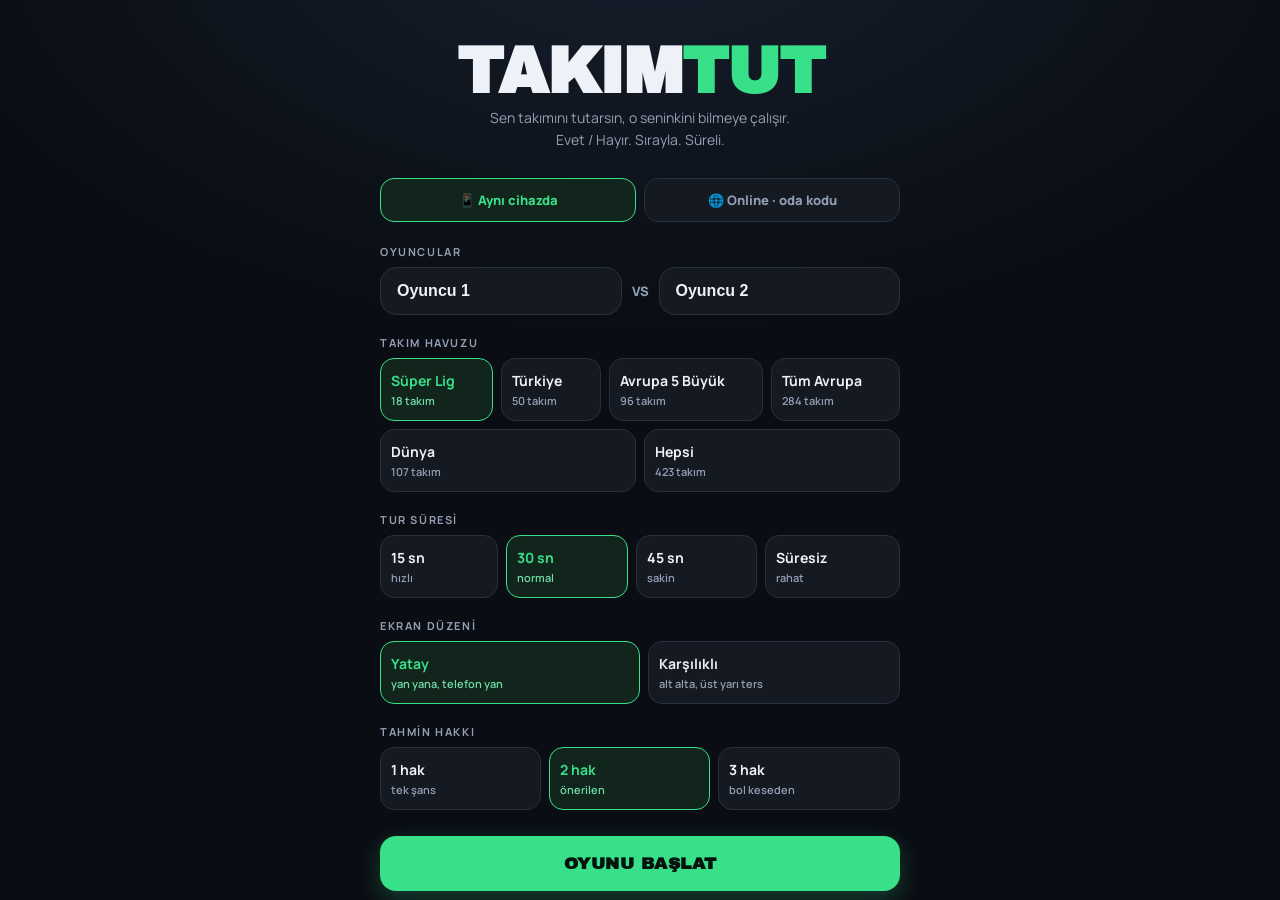
<file: index.html>
<!doctype html>
<html lang="tr">
<head>
<meta charset="utf-8">
<meta name="viewport" content="width=device-width, initial-scale=1, maximum-scale=1, user-scalable=no, viewport-fit=cover">
<title>TAKIM TUT — Evet / Hayır Takım Bilme Oyunu</title>
<meta name="description" content="İki kişilik, bölünmüş ekranlı, sıralı ve süreli takım tahmin oyunu. Kendi takımını sen görürsün, rakip göremez.">
<meta name="theme-color" content="#0a0d13">
<link rel="preconnect" href="https://fonts.googleapis.com">
<link rel="preconnect" href="https://fonts.gstatic.com" crossorigin>
<link rel="stylesheet" href="https://fonts.googleapis.com/css2?family=Archivo+Black&family=Manrope:wght@500;700;800&display=swap">
<link rel="stylesheet" href="assets/css/style.css">
<link rel="icon" href="data:image/svg+xml,<svg xmlns='http://www.w3.org/2000/svg' viewBox='0 0 100 100'><text y='.9em' font-size='90'>⚽</text></svg>">
</head>
<body>

<!-- ============ 1) KURULUM ============ -->
<section id="ekran-kurulum" class="ekran aktif">
  <div class="kurulum-kutu">
    <h1 class="logo-yazi">TAKIM<span>TUT</span></h1>
    <p class="slogan">Sen takımını tutarsın, o seninkini bilmeye çalışır.<br>Evet / Hayır. Sırayla. Süreli.</p>

    <div class="mod-secim">
      <button class="mod aktif" data-mod="yerel">📱 Aynı cihazda</button>
      <button class="mod" data-mod="online">🌐 Online · oda kodu</button>
    </div>

    <div class="alan">
      <label class="etiket">Oyuncular</label>
      <div class="ikili">
        <input id="ad1" class="girdi" maxlength="14" placeholder="1. Oyuncu" value="Oyuncu 1">
        <span class="vs">VS</span>
        <input id="ad2" class="girdi" maxlength="14" placeholder="2. Oyuncu" value="Oyuncu 2">
      </div>
    </div>

    <div class="alan">
      <label class="etiket">Takım havuzu</label>
      <div id="havuz-secim" class="secenekler"></div>
    </div>

    <div class="alan">
      <label class="etiket">Tur süresi</label>
      <div class="secenekler" id="sure-secim">
        <button class="secenek" data-sure="15">15 sn<small>hızlı</small></button>
        <button class="secenek secili" data-sure="30">30 sn<small>normal</small></button>
        <button class="secenek" data-sure="45">45 sn<small>sakin</small></button>
        <button class="secenek" data-sure="0">Süresiz<small>rahat</small></button>
      </div>
    </div>

    <div class="alan">
      <label class="etiket">Ekran düzeni</label>
      <div class="secenekler" id="duzen-secim">
        <button class="secenek secili" data-duzen="yatay">Yatay<small>yan yana, telefon yan</small></button>
        <button class="secenek" data-duzen="dikey">Karşılıklı<small>alt alta, üst yarı ters</small></button>
      </div>
    </div>

    <div class="alan">
      <label class="etiket">Tahmin hakkı</label>
      <div class="secenekler" id="hak-secim">
        <button class="secenek" data-hak="1">1 hak<small>tek şans</small></button>
        <button class="secenek secili" data-hak="2">2 hak<small>önerilen</small></button>
        <button class="secenek" data-hak="3">3 hak<small>bol keseden</small></button>
      </div>
    </div>

    <button id="basla" class="buyuk-btn">OYUNU BAŞLAT</button>
    <p class="ipucu"><b>Yatay:</b> telefonu yan çevir, yan yana oturun — sol taraf senin, sağ taraf onun.<br>
      <b>Karşılıklı:</b> telefonu aranıza yatır, üst yarı karşındaki için ters döner.<br>
      Her ikisinde de kendi takımını görmek için kendi yarındaki armaya <b>basılı tut</b> — parmağını çekince kilitlenir.</p>
  </div>
</section>


<!-- ============ ONLINE: BAĞLANTI ============ -->
<section id="ekran-online" class="ekran">
  <div class="kurulum-kutu">
    <h1 class="logo-yazi">ONLINE<span>ODA</span></h1>
    <p class="slogan">İki ayrı telefon, tek oda kodu. Takımını gerçekten kimse göremez.</p>

    <div class="alan">
      <label class="etiket">Adın</label>
      <input id="net-ad" class="girdi" maxlength="14" placeholder="Adın">
    </div>

    <div class="alan">
      <label class="etiket">Sunucu adresi</label>
      <input id="net-sunucu" class="girdi" placeholder="https://oda-sunucun.up.railway.app" autocomplete="off" spellcheck="false">
      <p class="ipucu" style="margin-top:8px">Oyunu sunucunun adresinden açtıysan burayı boş bırak — kendi adresini kullanır.
      Online mod bir oda sunucusu ister (<code>online-server/</code>, README’de deploy adımları var).
      claude.ai önizlemesinde çalışmaz: tarayıcı güvenlik politikası dışarı bağlantıyı engelliyor.</p>
    </div>

    <button id="net-kur" class="buyuk-btn">ODA KUR</button>

    <div class="ayrac"><span>ya da</span></div>

    <div class="alan">
      <label class="etiket">Oda kodu</label>
      <div class="ikili">
        <input id="net-kod" class="girdi kod-girdi" maxlength="4" placeholder="ABCD" autocomplete="off" spellcheck="false">
        <button id="net-katil" class="buyuk-btn" style="margin:0;flex:0 0 130px">KATIL</button>
      </div>
    </div>

    <p id="net-durum" class="net-durum"></p>
    <button class="ikincil-btn" data-geri="ekran-kurulum">← Geri</button>
  </div>
</section>

<!-- ============ ONLINE: LOBİ ============ -->
<section id="ekran-lobi" class="ekran">
  <div class="kurulum-kutu">
    <div class="kucuk-etiket">Oda kodu</div>
    <button id="lobi-kod" class="kod-rozet" title="Kopyalamak için dokun">----</button>
    <p class="slogan" id="lobi-ipucu">Kodu rakibine söyle, o da “Online → Katıl” desin.</p>

    <div class="lobi-liste" id="lobi-oyuncular"></div>
    <div class="lobi-ayar" id="lobi-ayar"></div>

    <button id="lobi-basla" class="buyuk-btn">BAŞLAT</button>
    <button class="ikincil-btn" id="lobi-cik">Odadan çık</button>
  </div>
</section>

<!-- ============ ONLINE: TAKIM SEÇİMİ ============ -->
<section id="ekran-net-secim" class="ekran">
  <div class="secim-ust">
    <div>
      <div class="kucuk-etiket">Takımını seç</div>
      <h2>Kimse göremez</h2>
    </div>
    <div class="uyari-rozet" id="net-secim-durum">Rakip seçiyor…</div>
  </div>
  <input id="net-secim-ara" class="girdi ara" placeholder="Takım ya da şehir ara…" autocomplete="off">
  <div id="net-secim-izgara" class="izgara"></div>
</section>

<!-- ============ ONLINE: OYUN ============ -->
<section id="ekran-net" class="ekran">
  <div class="net-saha">
    <div class="net-ust">
      <div class="net-kim">
        <span id="net-ben-ad">Sen</span>
        <span class="hak" id="net-hak">🎯 2</span>
      </div>
      <div class="net-rakip">
        <span id="net-rakip-ad">Rakip</span>
        <span class="cevrim" id="net-cevrim">●</span>
      </div>
      <div class="sayac-mini" id="net-sayac">–</div>
    </div>

    <div class="arma-alan" id="net-arma-alan">
      <div class="takim-bilgi">
        <div class="ad" id="net-takim-ad"></div>
        <div class="detay" id="net-takim-detay"></div>
      </div>
      <!-- online modda kilit yok: telefon senin, rakip zaten göremiyor -->
      <div class="kilit gizli" id="net-kilit"></div>
    </div>

    <div class="net-rozet" id="net-rozet">Sıra sende</div>
    <div class="net-akis" id="net-akis"></div>

    <div class="net-aksiyon" id="net-aksiyon"></div>
  </div>
</section>

<!-- ============ ONLINE: BİTİŞ ============ -->
<section id="ekran-net-bitis" class="ekran">
  <div class="bitis-kutu">
    <div id="net-bitis-kupa" class="devir-ikon">🏆</div>
    <h2 id="net-bitis-baslik"></h2>
    <p id="net-bitis-alt"></p>
    <div class="acilis" id="net-bitis-acilis"></div>
    <div class="bitis-btnler">
      <button id="net-tekrar" class="buyuk-btn">TEKRAR OYNA</button>
      <button class="ikincil-btn" id="net-bitis-cik">Odadan çık</button>
    </div>
  </div>
</section>

<!-- ============ 2) GİZLİ SEÇİM (yerel) ============ -->
<section id="ekran-secim" class="ekran">
  <div class="secim-ust">
    <div>
      <div class="kucuk-etiket">Sıra sende</div>
      <h2 id="secim-oyuncu">Oyuncu 1</h2>
    </div>
    <div class="uyari-rozet">Rakip bakmasın 👀</div>
  </div>
  <input id="secim-ara" class="girdi ara" placeholder="Takım ara…" autocomplete="off">
  <div id="secim-izgara" class="izgara"></div>
</section>

<!-- ============ 3) DEVİR TESLİM ============ -->
<section id="ekran-devir" class="ekran">
  <div class="devir-kutu">
    <div class="devir-ikon">🤝</div>
    <h2 id="devir-baslik">Telefonu 2. Oyuncuya ver</h2>
    <p id="devir-alt">Sen hazırsın. Şimdi sıra onda.</p>
    <button id="devir-btn" class="buyuk-btn">HAZIRIM</button>
  </div>
</section>

<!-- ============ 4) OYUN (SPLIT SCREEN) ============ -->
<section id="ekran-oyun" class="ekran">
  <div class="saha" id="saha"></div>
  <div class="orta-serit" id="orta-serit">
    <div class="orta-sayac" id="orta-sayac">30</div>
    <div class="orta-bilgi" id="orta-bilgi">Tur 1</div>
    <div class="cevir">📱 Telefonu yan çevir</div>
  </div>
</section>

<!-- ============ 5) BİTİŞ ============ -->
<section id="ekran-bitis" class="ekran">
  <div class="bitis-kutu">
    <div id="bitis-kupa" class="devir-ikon">🏆</div>
    <h2 id="bitis-baslik">Kazandı!</h2>
    <p id="bitis-alt"></p>
    <div class="acilis" id="bitis-acilis"></div>
    <div class="bitis-btnler">
      <button id="tekrar" class="buyuk-btn">TEKRAR OYNA</button>
      <button id="menu" class="ikincil-btn">Ana menü</button>
    </div>
  </div>
</section>

<script src="assets/js/teams.js"></script>
<script src="assets/js/game.js"></script>
<script src="assets/js/online.js"></script>
<script src="assets/js/logo.js"></script>
</body>
</html>
</file>
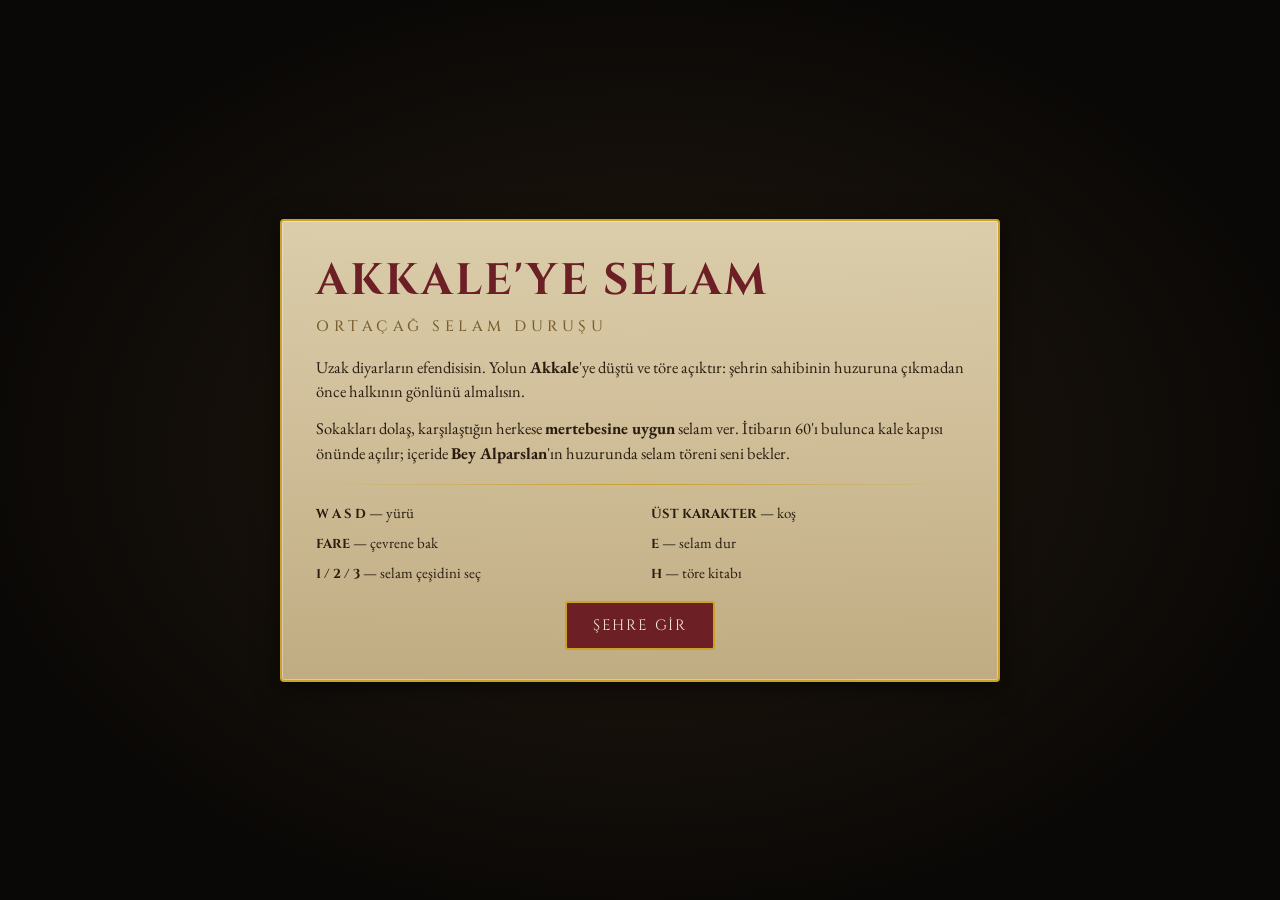
<file: ortacag-selam-oyunu/index.html>
<!doctype html>
<html lang="tr">
<head>
<meta charset="utf-8" />
<meta name="viewport" content="width=device-width, initial-scale=1" />
<title>Akkale'ye Selam — Ortaçağ Selam Duruşu</title>
<link rel="preconnect" href="https://fonts.googleapis.com">
<link rel="preconnect" href="https://fonts.gstatic.com" crossorigin>
<link href="https://fonts.googleapis.com/css2?family=Cinzel:wght@500;700&family=EB+Garamond:ital,wght@0,400;0,600;1,400&display=swap" rel="stylesheet">
<style>
  :root{
    --gold:#c9a227; --gold-soft:#e6c86a; --ink:#2a1d10;
    --parch:#e8d9b5; --parch-dark:#cbb68a;
    --wine:#6d1f26; --shadow:rgba(0,0,0,.55);
  }
  *{box-sizing:border-box}
  html,body{margin:0;height:100%;overflow:hidden;background:#0b0d10;color:#f2e7cf;
    font-family:"EB Garamond",Georgia,"Times New Roman",serif}
  canvas{display:block}
  .title-font{font-family:"Cinzel",Georgia,serif;letter-spacing:.06em}

  #app{position:fixed;inset:0}
  #hud{position:fixed;inset:0;pointer-events:none;z-index:10}
  #vignette{position:fixed;inset:0;pointer-events:none;z-index:5;
    background:radial-gradient(ellipse at center,rgba(0,0,0,0) 55%,rgba(0,0,0,.34) 100%)}

  .panel{
    background:linear-gradient(180deg,rgba(232,217,181,.94),rgba(203,182,138,.94));
    color:var(--ink);border:2px solid var(--gold);border-radius:4px;
    box-shadow:0 6px 26px var(--shadow), inset 0 0 0 1px rgba(255,255,255,.35);
  }

  /* ---------- üst bar ---------- */
  #topbar{position:absolute;top:14px;left:14px;right:14px;display:flex;gap:14px;
    align-items:flex-start;justify-content:space-between}
  #rep-box{padding:10px 14px;min-width:280px}
  #rep-box .lbl{font-family:"Cinzel",serif;font-size:12px;letter-spacing:.18em;
    display:flex;justify-content:space-between;align-items:baseline}
  #rep-bar{position:relative;height:14px;margin-top:6px;border:1px solid #8a7444;
    background:#3a3021;border-radius:2px;overflow:hidden}
  #rep-fill{height:100%;width:0%;background:linear-gradient(90deg,#8a6b1f,var(--gold-soft));
    transition:width .35s ease}
  #rep-goal{position:absolute;top:-3px;bottom:-3px;width:2px;background:var(--wine);left:60%}
  #rep-note{font-size:13px;margin-top:6px;font-style:italic;opacity:.85}

  #quest{padding:10px 14px;max-width:330px;text-align:right}
  #quest .lbl{font-family:"Cinzel",serif;font-size:11px;letter-spacing:.18em;color:#5a4526}
  #quest .txt{font-size:15px;line-height:1.35;margin-top:4px}

  /* ---------- hedef / selam kartları ---------- */
  #target{position:absolute;left:50%;transform:translateX(-50%);bottom:210px;
    text-align:center;opacity:0;transition:opacity .2s}
  #target.on{opacity:1}
  #target .name{font-family:"Cinzel",serif;font-size:20px;color:var(--gold-soft);
    text-shadow:0 2px 8px #000}
  #target .title{font-size:15px;font-style:italic;color:#f0e2c2;text-shadow:0 2px 8px #000}

  #cards{position:absolute;bottom:26px;left:50%;transform:translateX(-50%);
    display:flex;gap:12px;opacity:.25;transition:opacity .25s}
  #cards.on{opacity:1}
  .card{width:172px;padding:10px 12px;text-align:center;position:relative}
  .card .key{font-family:"Cinzel",serif;font-weight:700;font-size:13px;color:var(--wine)}
  .card .nm{font-family:"Cinzel",serif;font-size:14px;margin-top:2px}
  .card .ds{font-size:12.5px;font-style:italic;opacity:.8;margin-top:3px;line-height:1.25}
  .card.done{outline:2px solid var(--wine)}
  .card.sel{outline:3px solid var(--gold);transform:translateY(-5px);box-shadow:0 10px 22px rgba(0,0,0,.6)}

  #prompt{position:absolute;bottom:150px;left:50%;transform:translateX(-50%);
    font-family:"Cinzel",serif;font-size:14px;letter-spacing:.1em;padding:6px 14px;
    background:rgba(20,14,6,.72);border:1px solid var(--gold);border-radius:2px;
    opacity:0;transition:opacity .2s}
  #prompt.on{opacity:1}

  #dialogue{position:absolute;bottom:200px;left:50%;transform:translateX(-50%);
    width:min(680px,86vw);padding:14px 18px;opacity:0;transition:opacity .25s;
    text-align:center;font-size:17px;line-height:1.4}
  #dialogue.on{opacity:1}
  #dialogue .who{font-family:"Cinzel",serif;font-size:13px;letter-spacing:.12em;color:var(--wine)}
  #dialogue .verdict{display:block;margin-top:6px;font-size:14px;font-weight:600}
  .good{color:#2f6b2f} .bad{color:#8f2020}

  #toasts{position:absolute;top:120px;right:18px;display:flex;flex-direction:column;
    gap:8px;align-items:flex-end}
  .toast{padding:7px 13px;font-size:15px;background:rgba(20,14,6,.8);
    border-left:3px solid var(--gold);animation:slide .3s ease}
  @keyframes slide{from{opacity:0;transform:translateX(24px)}to{opacity:1;transform:none}}

  #hint{position:absolute;bottom:14px;right:16px;font-size:13px;opacity:.6;
    text-shadow:0 1px 4px #000}
  #compass{position:absolute;top:96px;left:50%;transform:translateX(-50%);
    font-size:13px;letter-spacing:.1em;opacity:.75;text-shadow:0 1px 6px #000;
    font-family:"Cinzel",serif}

  /* ---------- tam ekran perdeler ---------- */
  .screen{position:fixed;inset:0;z-index:30;display:flex;align-items:center;
    justify-content:center;padding:24px;
    background:radial-gradient(ellipse at center,#241a10 0%,#0a0806 75%)}
  .screen .box{max-width:720px;width:100%;padding:30px 34px}
  .screen h1{font-family:"Cinzel",serif;font-size:clamp(26px,5vw,44px);margin:0;
    color:var(--wine);letter-spacing:.05em}
  .screen h2{font-family:"Cinzel",serif;font-size:15px;letter-spacing:.3em;margin:6px 0 18px;
    color:#7a5f2e;font-weight:500}
  .screen p{font-size:16.5px;line-height:1.5;margin:0 0 12px}
  .rule{height:1px;background:linear-gradient(90deg,transparent,var(--gold),transparent);margin:18px 0}
  .grid{display:grid;grid-template-columns:1fr 1fr;gap:10px 22px;font-size:15px}
  .grid b{font-family:"Cinzel",serif;font-size:13px}
  button{font-family:"Cinzel",serif;font-size:15px;letter-spacing:.12em;cursor:pointer;
    margin-top:18px;padding:12px 26px;color:#f6ecd2;background:var(--wine);
    border:2px solid var(--gold);border-radius:3px;transition:transform .12s, filter .12s}
  button:hover{filter:brightness(1.15);transform:translateY(-1px)}
  .hidden{display:none !important}
  body.feast #cards,body.feast #hint,body.feast #compass,body.feast #target,body.feast #dialogue{display:none !important}

  /* ---------- sinematik ---------- */
  #cine-bars{position:fixed;inset:0;z-index:18;pointer-events:none;opacity:0;transition:opacity .5s}
  #cine-bars.on{opacity:1}
  #cine-bars::before,#cine-bars::after{content:"";position:absolute;left:0;right:0;height:11vh;
    background:#07060a}
  #cine-bars::before{top:0} #cine-bars::after{bottom:0}
  #cine-cap{position:fixed;z-index:19;left:50%;transform:translateX(-50%);bottom:14vh;
    width:min(760px,88vw);text-align:center;font-size:clamp(17px,2.2vw,22px);line-height:1.45;
    color:#f6ecd2;text-shadow:0 2px 12px #000,0 0 30px rgba(0,0,0,.8);
    opacity:0;transition:opacity .55s;font-style:italic}
  #cine-cap.on{opacity:1}
  #cine-skip{position:fixed;z-index:19;right:22px;bottom:13.5vh;font-family:"Cinzel",serif;
    font-size:12px;letter-spacing:.2em;color:#c9b98a;opacity:0;transition:opacity .4s}
  #cine-skip.on{opacity:.75}

  /* ---------- töre paneli ---------- */
  #feast-hud{position:fixed;z-index:12;top:14px;left:50%;transform:translateX(-50%);
    padding:10px 18px;text-align:center;max-width:min(560px,92vw)}

  #tore{position:fixed;z-index:25;top:50%;left:50%;transform:translate(-50%,-50%);
    width:min(560px,92vw);padding:22px 26px}
  #tore h3{font-family:"Cinzel",serif;margin:0 0 4px;color:var(--wine)}
  #tore ul{margin:10px 0 0;padding-left:18px;font-size:15px;line-height:1.55}

  /* ---------- tören (final mini oyun) ---------- */
  #ceremony{position:fixed;z-index:20;left:50%;bottom:60px;transform:translateX(-50%);
    width:min(620px,92vw);padding:18px 22px;text-align:center}
  #ceremony .step{font-family:"Cinzel",serif;font-size:19px;color:var(--wine)}
  #ceremony .sub{font-size:14.5px;font-style:italic;margin-top:2px}
  #timing{position:relative;height:26px;margin-top:14px;border:2px solid #8a7444;
    background:#3a3021;border-radius:3px;overflow:hidden}
  #zone{position:absolute;top:0;bottom:0;background:rgba(60,120,60,.55);
    border-left:1px solid #9fd39f;border-right:1px solid #9fd39f}
  #zone.perfect{position:absolute;background:rgba(201,162,39,.75);border-color:var(--gold-soft)}
  #marker{position:absolute;top:-3px;bottom:-3px;width:4px;background:#f6ecd2;
    box-shadow:0 0 10px #fff}
  #cer-log{margin-top:10px;font-size:14px;min-height:20px;font-weight:600}
  #cer-steps{display:flex;gap:6px;justify-content:center;margin-top:10px}
  .pip{width:34px;height:6px;background:#3a3021;border:1px solid #8a7444}
  .pip.ok{background:var(--gold)} .pip.mid{background:#5e7d4e} .pip.no{background:var(--wine)}
</style>
</head>
<body>
<div id="app"></div>
<div id="vignette"></div>

<div id="hud">
  <div id="topbar">
    <div id="rep-box" class="panel">
      <div class="lbl"><span>ŞEHİRDEKİ İTİBARIN</span><span><b id="rep-val">0</b> / 100</span></div>
      <div id="rep-bar"><div id="rep-fill"></div><div id="rep-goal"></div></div>
      <div id="rep-note">Kale kapısı 60 itibarda açılır.</div>
    </div>
    <div id="quest" class="panel">
      <div class="lbl">GÖREV</div>
      <div class="txt" id="quest-txt">Akkale halkına töreye uygun selam ver.</div>
    </div>
  </div>

  <div id="compass"></div>
  <div id="toasts"></div>

  <div id="target"><div class="name"></div><div class="title"></div></div>
  <div id="dialogue" class="panel"></div>
  <div id="prompt">E — SELAM DUR</div>

  <div id="cards">
    <div class="card panel" data-k="1">
      <div class="key">1</div><div class="nm">Baş Selamı</div>
      <div class="ds">Halka. Hafifçe başını eğersin.</div>
    </div>
    <div class="card panel" data-k="2">
      <div class="key">2</div><div class="nm">Temenna</div>
      <div class="ds">Erkâna. Elin kalbinde, bel kırılır.</div>
    </div>
    <div class="card panel" data-k="3">
      <div class="key">3</div><div class="nm">Diz Selamı</div>
      <div class="ds">Yalnız şehrin sahibine. Diz çökersin.</div>
    </div>
  </div>

  <div id="hint">W A S D — yürü &nbsp;·&nbsp; ÜST KRKT — koş &nbsp;·&nbsp; FARE — bak &nbsp;·&nbsp; H — töre &nbsp;·&nbsp; E — selam</div>
</div>

<div id="cine-bars"></div>
<div id="cine-cap"></div>
<div id="cine-skip">BOŞLUK — GEÇ</div>

<div id="tore" class="panel hidden">
  <h3>AKKALE TÖRESİ</h3>
  <div>Sen bir efendisin; selamın da mertebesine göredir.</div>
  <ul>
    <li><b>Baş Selamı (1)</b> — çoban, oduncu, çırak, hizmetkâr, dilenci, pazarcı gibi <i>halktan</i> kişilere.</li>
    <li><b>Temenna (2)</b> — usta, tüccar, muhafız, şövalye, kâhya, müneccim gibi <i>erkândan</i> kişilere.</li>
    <li><b>Diz Selamı (3)</b> — yalnız ve yalnız <b>şehrin sahibi Bey</b>'e.</li>
  </ul>
  <div class="rule"></div>
  <div style="font-size:15px">Fazla eğilen efendi zayıf görünür, az eğilen küstah sayılır. İkisi de itibar kaybettirir. Yanılırsan kişi seni bir kez daha dener.</div>
  <div style="text-align:center"><button id="tore-close">KAPAT (H)</button></div>
</div>

<div id="ceremony" class="panel hidden">
  <div class="step" id="cer-step">—</div>
  <div class="sub" id="cer-sub">—</div>
  <div id="timing"><div id="zone"></div><div id="zone2" class="perfect"></div><div id="marker"></div></div>
  <div id="cer-steps"></div>
  <div id="cer-log">&nbsp;</div>
</div>

<div id="feast-hud" class="panel hidden">
  <div class="lbl" style="font-family:'Cinzel',serif;font-size:11px;letter-spacing:.2em;color:#5a4526">ŞÖLEN SOFRASI</div>
  <div id="feast-txt" style="font-size:15.5px;margin-top:4px">Bey'in sağında oturuyorsun.</div>
</div>

<div id="start" class="screen">
  <div class="box panel">
    <h1>AKKALE'YE SELAM</h1>
    <h2>ORTAÇAĞ SELAM DURUŞU</h2>
    <p>Uzak diyarların efendisisin. Yolun <b>Akkale</b>'ye düştü ve töre açıktır:
       şehrin sahibinin huzuruna çıkmadan önce halkının gönlünü almalısın.</p>
    <p>Sokakları dolaş, karşılaştığın herkese <b>mertebesine uygun</b> selam ver.
       İtibarın 60'ı bulunca kale kapısı önünde açılır; içeride <b>Bey Alparslan</b>'ın
       huzurunda selam töreni seni bekler.</p>
    <div class="rule"></div>
    <div class="grid">
      <div><b>W A S D</b> — yürü</div><div><b>ÜST KARAKTER</b> — koş</div>
      <div><b>FARE</b> — çevrene bak</div><div><b>E</b> — selam dur</div>
      <div><b>1 / 2 / 3</b> — selam çeşidini seç</div><div><b>H</b> — töre kitabı</div>
    </div>
    <div style="text-align:center"><button id="btn-start">ŞEHRE GİR</button></div>
  </div>
</div>

<div id="end" class="screen hidden">
  <div class="box panel">
    <h1 id="end-title">—</h1>
    <h2 id="end-sub">AKKALE DİVANI'NIN HÜKMÜ</h2>
    <p id="end-txt">—</p>
    <div class="rule"></div>
    <div class="grid" id="end-stats"></div>
    <div style="text-align:center"><button id="btn-again">BAŞTAN OYNA</button></div>
  </div>
</div>

<script type="importmap">
{ "imports": { "three": "./vendor/three.module.min.js" } }
</script>
<script type="module" src="./js/game.js"></script>
</body>
</html>
</file>
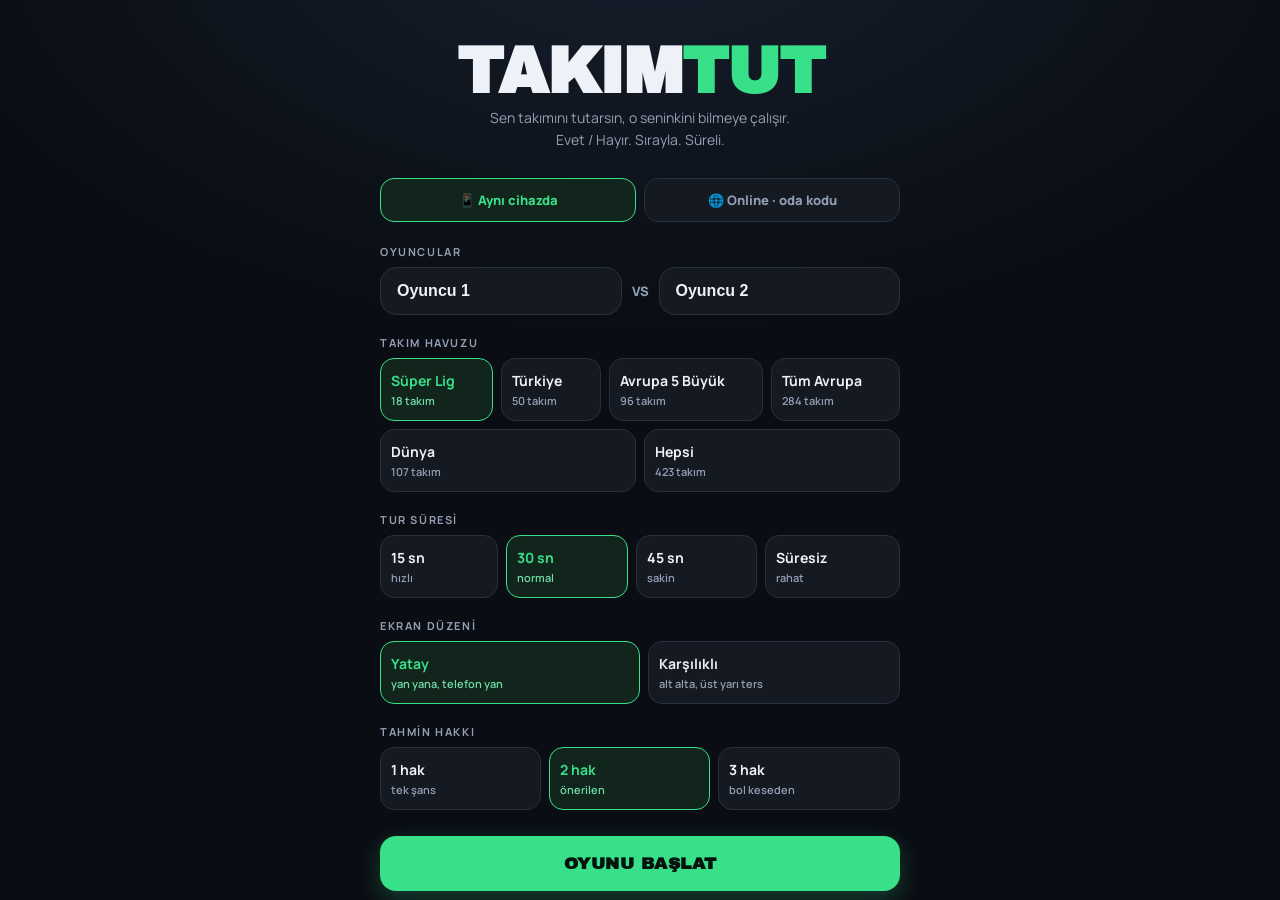
<file: takim-tut.html>
<!doctype html>
<html lang="tr">
<head>
<meta charset="utf-8">
<meta name="viewport" content="width=device-width, initial-scale=1, maximum-scale=1, user-scalable=no, viewport-fit=cover">
<meta name="theme-color" content="#0a0d13">
<link rel="icon" href="data:image/svg+xml,<svg xmlns='http://www.w3.org/2000/svg' viewBox='0 0 100 100'><text y='.9em' font-size='90'>⚽</text></svg>">
<title>Takım Tut</title>
<link rel="preconnect" href="https://fonts.googleapis.com">
<link rel="preconnect" href="https://fonts.gstatic.com" crossorigin>
<link rel="stylesheet" href="https://fonts.googleapis.com/css2?family=Archivo+Black&family=Manrope:wght@500;700;800&display=swap">
<style>
/* ================= TAKIM TUT — stil ================= */
:root{
  --zemin:#0a0d13; --panel:#141922; --panel2:#1b2230; --cizgi:#28303f;
  --yazi:#eef2f8; --soluk:#93a0b4;
  --vurgu:#38e08a; --vurgu2:#ffd23f; --kirmizi:#ff4d5e; --mavi:#4aa3ff;
  --gol:16px;
  --display:'Archivo Black','Arial Black',Impact,system-ui,sans-serif;
  --govde:'Manrope',system-ui,-apple-system,'Segoe UI',Roboto,sans-serif;
}
*{box-sizing:border-box;-webkit-tap-highlight-color:transparent}
html,body{height:100%;margin:0}
body{
  background:radial-gradient(1200px 700px at 50% -10%, #16202e 0%, var(--zemin) 60%);
  color:var(--yazi); font-family:var(--govde);
  overflow:hidden; overscroll-behavior:none;
}
button{font-family:inherit;cursor:pointer;border:none}

.ekran{position:fixed;inset:0;display:none;overflow:auto;-webkit-overflow-scrolling:touch}
.ekran.aktif{display:block}

/* ---------- KURULUM ---------- */
.kurulum-kutu{max-width:560px;margin:0 auto;padding:28px 20px 44px;text-align:center}
.logo-yazi{font-family:var(--display);font-weight:900;font-size:clamp(38px,11vw,64px);letter-spacing:-1px;margin:14px 0 4px;line-height:.95;text-wrap:balance}
.logo-yazi span{color:var(--vurgu)}
.slogan{color:var(--soluk);margin:0 0 26px;font-size:14px;line-height:1.6}
.alan{text-align:left;margin-bottom:20px}
.etiket{display:block;font-size:11px;letter-spacing:1.6px;text-transform:uppercase;color:var(--soluk);margin-bottom:8px;font-weight:700}
.kucuk-etiket{font-size:11px;letter-spacing:1.6px;text-transform:uppercase;color:var(--soluk);font-weight:700}
.girdi{
  width:100%;background:var(--panel);border:1.5px solid var(--cizgi);color:var(--yazi);
  padding:14px 16px;border-radius:var(--gol);font-size:16px;font-weight:600;outline:none
}
.girdi:focus{border-color:var(--vurgu)}
.ikili{display:flex;align-items:center;gap:10px}
.vs{font-weight:900;color:var(--soluk);font-size:13px}
.secenekler{display:flex;gap:8px;flex-wrap:wrap}
.secenek{
  flex:1 1 auto;min-width:96px;background:var(--panel);border:1.5px solid var(--cizgi);color:var(--yazi);
  padding:12px 10px;border-radius:14px;font-size:14px;font-weight:700;display:flex;flex-direction:column;gap:3px;
  transition:.15s
}
.secenek small{font-weight:600;font-size:11px;color:var(--soluk)}
.secenek.secili{border-color:var(--vurgu);background:#12251c;color:var(--vurgu)}
.secenek.secili small{color:#6fdca6}
.buyuk-btn{
  width:100%;background:var(--vurgu);color:#05130c;padding:18px;border-radius:var(--gol);
  font-family:var(--display);font-weight:900;font-size:17px;letter-spacing:.5px;margin-top:6px;box-shadow:0 8px 24px rgba(56,224,138,.25)
}
.buyuk-btn:active{transform:translateY(1px)}
.ikincil-btn{width:100%;background:transparent;border:1.5px solid var(--cizgi);color:var(--soluk);padding:14px;border-radius:var(--gol);font-weight:700;margin-top:10px}
.ipucu{color:var(--soluk);font-size:12px;line-height:1.7;margin-top:18px}
.ipucu b{color:var(--vurgu2)}

/* ---------- SEÇİM ---------- */
#ekran-secim{padding:18px 14px 30px}
.secim-ust{display:flex;justify-content:space-between;align-items:center;margin-bottom:12px}
.secim-ust h2{margin:2px 0 0;font-size:23px;font-family:var(--display);font-weight:900}
.uyari-rozet{background:#2a1c1c;color:#ff9aa4;border:1px solid #4a2a2f;padding:8px 12px;border-radius:999px;font-size:12px;font-weight:700}
.ara{margin-bottom:14px}
.izgara{display:grid;grid-template-columns:repeat(auto-fill,minmax(96px,1fr));gap:10px;padding-bottom:40px}
.kart{
  background:var(--panel);border:1.5px solid var(--cizgi);border-radius:14px;padding:10px 6px 8px;
  display:flex;flex-direction:column;align-items:center;gap:6px;color:var(--yazi)
}
.kart .arma{width:52px;height:auto;display:block}
img.arma{object-fit:contain}
.kart .isim{font-size:11px;font-weight:700;line-height:1.2;text-align:center}
.kart .lig{font-size:9px;color:var(--soluk)}
.kart:active{border-color:var(--vurgu)}
.kart.elendi{opacity:.32}
.kart.elendi .isim{text-decoration:line-through}

/* ---------- DEVİR / BİTİŞ ---------- */
.devir-kutu,.bitis-kutu{max-width:460px;margin:0 auto;padding:60px 22px;text-align:center}
.devir-ikon{font-size:64px;margin-bottom:10px}
.devir-kutu h2,.bitis-kutu h2{font-family:var(--display);font-weight:900;font-size:26px;margin:0 0 8px;line-height:1.15;text-wrap:balance}
.devir-kutu p,.bitis-kutu p{color:var(--soluk);margin:0 0 26px;line-height:1.6}
.acilis{display:flex;gap:14px;justify-content:center;margin-bottom:26px;flex-wrap:wrap}
.acilis .oyuncu-sonuc{background:var(--panel);border:1.5px solid var(--cizgi);border-radius:16px;padding:14px 16px;min-width:140px}
.acilis .arma{width:76px;margin:0 auto 8px;display:block}
.acilis .kim{font-size:11px;color:var(--soluk);text-transform:uppercase;letter-spacing:1.2px;font-weight:700}
.acilis .tkm{font-weight:800;font-size:15px;margin-top:2px}
.bitis-btnler{max-width:320px;margin:0 auto}

/* ================= OYUN — SPLIT SCREEN ================= */
#ekran-oyun{overflow:hidden}
.saha{position:absolute;inset:0;display:flex;flex-direction:column}
.saha.yatay{flex-direction:row}                 /* telefon yan: sol | sağ */
.saha.dikey{flex-direction:column}              /* telefon masada: üst / alt */
.yari{
  position:relative;flex:1 1 50%;min-height:0;display:flex;flex-direction:column;
  padding:12px 12px;gap:8px;transition:background .25s, box-shadow .25s;
  background:var(--panel);border:2px solid transparent;overflow:hidden
}
.saha.dikey .yari.sol{transform:rotate(180deg)}  /* karşıdaki düz okusun */
.saha.yatay .yari{flex:1 1 50%}
.yari.pasif{background:#0f141c}
.yari.sirasi{border-color:var(--vurgu);background:#101c17;box-shadow:inset 0 0 60px rgba(56,224,138,.10)}
.yari.cevap-sirasi{border-color:var(--mavi);background:#0f1722;box-shadow:inset 0 0 60px rgba(74,163,255,.10)}

.yari-ust-serit{display:flex;justify-content:space-between;align-items:center;gap:8px;flex:0 0 auto}
.oyuncu-adi{font-weight:800;font-size:15px;display:flex;align-items:center;gap:8px}
.durum-rozet{font-size:10px;font-weight:800;letter-spacing:1.2px;text-transform:uppercase;padding:5px 9px;border-radius:999px;background:#232c3a;color:var(--soluk)}
.durum-rozet.sor{background:#12351f;color:var(--vurgu)}
.durum-rozet.cevapla{background:#122536;color:var(--mavi)}
.sayac-mini{font-variant-numeric:tabular-nums;font-weight:900;font-size:16px;color:var(--soluk)}
.sayac-mini.az{color:var(--kirmizi)}

/* arma alanı + kilit */
.arma-alan{flex:1 1 auto;position:relative;display:flex;align-items:center;justify-content:center;min-height:0;padding-bottom:44px;touch-action:none;cursor:pointer}
.arma-alan .arma{height:100%;max-height:100%;width:auto;max-width:70%;object-fit:contain;filter:drop-shadow(0 10px 30px rgba(0,0,0,.5))}
.takim-bilgi{position:absolute;bottom:2px;left:0;right:0;text-align:center;pointer-events:none}
.takim-bilgi .ad{font-family:var(--display);font-weight:900;font-size:clamp(17px,4.6vw,26px);letter-spacing:-.3px}
.takim-bilgi .detay{font-size:11px;color:var(--soluk);margin-top:2px}
.kilit{
  position:absolute;inset:0;display:flex;flex-direction:column;align-items:center;justify-content:center;gap:6px;
  background:linear-gradient(180deg,#161c26,#101620);border:2px dashed var(--cizgi);border-radius:18px;
  color:var(--soluk);font-weight:800;letter-spacing:.5px;user-select:none;-webkit-user-select:none;text-align:center;padding:10px
}
.kilit .kilit-ikon{font-size:34px}
.kilit .kilit-alt{font-size:11px;font-weight:600;color:#6d7a8d;max-width:230px;line-height:1.5}
.kilit.gizli{display:none}

/* kontroller */
.kontrol{display:flex;gap:8px;flex:0 0 auto}
.kontrol button{
  flex:1;padding:14px 6px;border-radius:14px;font-weight:900;font-size:14px;
  background:var(--panel2);color:var(--yazi);border:1.5px solid var(--cizgi);letter-spacing:.3px
}
.kontrol button:disabled{opacity:.32}
.kontrol .evet{background:#12351f;border-color:#1f6b3d;color:#5ef0a4}
.kontrol .hayir{background:#351218;border-color:#6b1f2a;color:#ff8a96}
.kontrol .tahmin{background:#2e2708;border-color:#6b5a1f;color:var(--vurgu2)}
.kontrol .pas{flex:0 0 84px;font-size:12px}
.kontrol .eleme,.kontrol .fikir{flex:0 0 54px;font-size:18px;padding:12px 2px}
.kontrol .fikir{background:#26221a;border-color:#5a4c22}

.mesaj{
  flex:0 0 auto;min-height:34px;display:flex;align-items:center;justify-content:center;gap:6px;
  font-size:12px;font-weight:700;color:var(--soluk);text-align:center;line-height:1.35
}
.mesaj .rozet-evet{color:var(--vurgu)} .mesaj .rozet-hayir{color:var(--kirmizi)}
.hak{font-size:10px;color:var(--soluk);font-weight:700}

/* orta şerit */
.orta-serit{
  position:absolute;top:50%;left:0;right:0;transform:translateY(-50%);height:44px;
  display:flex;align-items:center;justify-content:center;gap:14px;pointer-events:none;z-index:5
}
.orta-serit.yatay{
  top:50%;left:50%;right:auto;transform:translate(-50%,-50%);height:auto;
  flex-direction:column;gap:8px
}
.orta-serit.yatay .orta-bilgi{display:none}   /* dar seam: sayaç yeter, rol rozetleri yarılarda */
/* yatay düzende telefon dik tutuluyorsa uyar */
.cevir{display:none;background:#2a1c1c;border:2px solid #4a2a2f;color:#ff9aa4;
  font-size:12px;font-weight:800;padding:8px 14px;border-radius:999px;text-align:center}
@media (orientation:portrait){ .orta-serit.yatay .cevir{display:block} }
.orta-sayac{
  background:#0a0d13;border:2px solid var(--cizgi);color:var(--yazi);font-family:var(--display);font-weight:900;font-size:18px;
  min-width:58px;text-align:center;padding:6px 10px;border-radius:999px;font-variant-numeric:tabular-nums
}
.orta-sayac.az{border-color:var(--kirmizi);color:var(--kirmizi);animation:nabiz .8s infinite}
.orta-bilgi{background:#0a0d13;border:2px solid var(--cizgi);color:var(--soluk);font-size:11px;font-weight:800;padding:7px 12px;border-radius:999px;letter-spacing:.8px;text-transform:uppercase}
@keyframes nabiz{50%{transform:scale(1.08)}}

/* yarı içi katman (tahmin / eleme) */
.katman{
  position:absolute;inset:0;background:#0c1016;z-index:8;display:flex;flex-direction:column;padding:10px;gap:8px
}
.katman-ust{display:flex;justify-content:space-between;align-items:center;gap:8px;flex:0 0 auto}
.katman-ust h3{margin:0;font-size:14px}
.katman .kapat{background:var(--panel2);border:1.5px solid var(--cizgi);color:var(--soluk);border-radius:10px;padding:8px 12px;font-weight:800;font-size:12px}
.katman .ara{margin:0;padding:10px 12px;font-size:14px;flex:0 0 auto}
.katman .izgara{overflow:auto;flex:1 1 auto;grid-template-columns:repeat(auto-fill,minmax(74px,1fr));gap:7px;padding-bottom:6px;align-content:start}
.katman .kart{padding:7px 4px 6px;border-radius:11px;gap:4px}
.katman .kart .arma{width:34px}
.katman .kart .isim{font-size:9.5px}
.katman .kart .lig{display:none}

@media (min-height:760px){ .kart .arma{width:60px} }
/* dar/alçak yarılar için sıkıştırma (telefon yan tutulduğunda) */
@media (max-height:520px){
  .yari{padding:8px 10px;gap:6px}
  .kilit .kilit-alt{display:none}
  .kilit .kilit-ikon{font-size:26px}
  .kontrol button{padding:11px 4px;font-size:13px}
  .mesaj{min-height:26px;font-size:11px}
  .arma-alan{padding-bottom:38px}
}

/* ================= ONLINE ================= */
.mod-secim{display:flex;gap:8px;margin:0 0 22px}
.mod{
  flex:1;background:var(--panel);border:1.5px solid var(--cizgi);color:var(--soluk);
  padding:12px 8px;border-radius:14px;font-weight:800;font-size:13px
}
.mod.aktif{border-color:var(--vurgu);background:#12251c;color:var(--vurgu)}

.ayrac{display:flex;align-items:center;gap:12px;margin:20px 0;color:var(--soluk);font-size:12px;font-weight:700}
.ayrac::before,.ayrac::after{content:"";flex:1;height:1px;background:var(--cizgi)}

.kod-girdi{font-family:var(--display);font-size:26px;letter-spacing:8px;text-align:center;text-transform:uppercase}
.kod-rozet{
  display:block;width:100%;margin:6px 0 4px;background:var(--panel);border:2px dashed var(--vurgu);
  color:var(--vurgu);font-family:var(--display);font-weight:900;font-size:clamp(40px,15vw,64px);
  letter-spacing:10px;padding:16px 8px 16px 18px;border-radius:var(--gol)
}
.net-durum{min-height:20px;font-size:13px;font-weight:700;color:var(--vurgu2);margin:14px 0 6px}
.net-durum.kotu{color:var(--kirmizi)}

.lobi-liste{display:flex;flex-direction:column;gap:8px;margin:18px 0}
.lobi-oyuncu{
  display:flex;align-items:center;justify-content:space-between;gap:10px;background:var(--panel);
  border:1.5px solid var(--cizgi);border-radius:14px;padding:14px 16px;font-weight:800
}
.lobi-oyuncu .rol{font-size:11px;color:var(--soluk);font-weight:700;letter-spacing:1px;text-transform:uppercase}
.lobi-oyuncu.bos{border-style:dashed;color:var(--soluk)}
.lobi-ayar{display:flex;gap:8px;flex-wrap:wrap;justify-content:center;margin-bottom:20px}
.lobi-ayar span{background:var(--panel2);border:1px solid var(--cizgi);color:var(--soluk);
  padding:7px 12px;border-radius:999px;font-size:11px;font-weight:800;letter-spacing:.6px}

/* --- online oyun ekranı --- */
.net-saha{position:absolute;inset:0;display:flex;flex-direction:column;gap:8px;padding:12px}
.net-ust{display:flex;align-items:center;gap:10px;flex:0 0 auto}
.net-kim{font-weight:800;font-size:15px;display:flex;align-items:center;gap:8px}
.net-rakip{margin-left:auto;font-size:12px;color:var(--soluk);font-weight:700;display:flex;align-items:center;gap:6px}
.cevrim{color:var(--kirmizi);font-size:10px}
.cevrim.acik{color:var(--vurgu)}
#ekran-net .arma-alan{flex:1 1 auto;padding-bottom:44px}
.net-rozet{
  flex:0 0 auto;text-align:center;font-size:12px;font-weight:900;letter-spacing:1.2px;text-transform:uppercase;
  padding:9px;border-radius:12px;background:#232c3a;color:var(--soluk)
}
.net-rozet.sen{background:#12351f;color:var(--vurgu)}
.net-rozet.rakip{background:#122536;color:var(--mavi)}
.net-akis{
  flex:0 0 auto;max-height:24vh;overflow:auto;display:flex;flex-direction:column;gap:6px;
  background:#0e131b;border:1.5px solid var(--cizgi);border-radius:14px;padding:10px
}
.net-akis:empty{display:none}
.satir{font-size:13px;line-height:1.45;font-weight:600}
.satir .etiket2{font-size:10px;font-weight:900;letter-spacing:1px;text-transform:uppercase;color:var(--soluk);margin-right:6px}
.satir.evet{color:var(--vurgu)} .satir.hayir{color:var(--kirmizi)} .satir.sistem{color:var(--soluk);font-style:italic}
.buyuk-soru{
  flex:0 0 auto;background:#101c17;border:2px solid var(--vurgu);border-radius:16px;padding:14px;
  font-size:16px;font-weight:800;text-align:center;line-height:1.4
}
.net-aksiyon{flex:0 0 auto;display:flex;flex-direction:column;gap:8px}
.net-aksiyon .satir-btn{display:flex;gap:8px}
.net-aksiyon .satir-btn button{
  flex:1;padding:15px 6px;border-radius:14px;font-weight:900;font-size:14px;
  background:var(--panel2);color:var(--yazi);border:1.5px solid var(--cizgi)
}
.net-aksiyon .evet{background:#12351f;border-color:#1f6b3d;color:#5ef0a4}
.net-aksiyon .hayir{background:#351218;border-color:#6b1f2a;color:#ff8a96}
.net-aksiyon .tahmin{background:#2e2708;border-color:#6b5a1f;color:var(--vurgu2)}
.net-aksiyon .dar{flex:0 0 56px;font-size:18px;padding:14px 4px}
.net-aksiyon .bekle{text-align:center;color:var(--soluk);font-weight:700;font-size:13px;padding:12px}
.soru-satir{display:flex;gap:8px}
.soru-satir .girdi{padding:14px 14px;font-size:15px}
.soru-satir button{flex:0 0 92px;background:var(--vurgu);color:#05130c;border-radius:14px;font-weight:900}

/* tam ekran katman (online tahmin / eleme) */
.tam-katman{position:fixed;inset:0;z-index:30;background:#0c1016;display:flex;flex-direction:column;padding:12px;gap:10px}
.tam-katman .izgara{overflow:auto;flex:1 1 auto;align-content:start}

/* lobide oda ayarları */
.lobi-ayar.kurucu{flex-direction:column;gap:14px;align-items:stretch;text-align:left}
.lobi-grup{display:flex;flex-direction:column;gap:7px}
.cipler{display:flex;gap:7px;flex-wrap:wrap}
.lobi-cip{
  flex:1 1 auto;min-width:88px;background:var(--panel);border:1.5px solid var(--cizgi);color:var(--yazi);
  padding:10px 8px;border-radius:12px;font-size:13px;font-weight:800;display:flex;flex-direction:column;gap:2px
}
.lobi-cip small{font-weight:600;font-size:10px;color:var(--soluk)}
.lobi-cip.secili{border-color:var(--vurgu);background:#12251c;color:var(--vurgu)}
.lobi-cip.secili small{color:#6fdca6}

</style>
</head>
<body>



<!-- ============ 1) KURULUM ============ -->
<section id="ekran-kurulum" class="ekran aktif">
  <div class="kurulum-kutu">
    <h1 class="logo-yazi">TAKIM<span>TUT</span></h1>
    <p class="slogan">Sen takımını tutarsın, o seninkini bilmeye çalışır.<br>Evet / Hayır. Sırayla. Süreli.</p>

    <div class="mod-secim">
      <button class="mod aktif" data-mod="yerel">📱 Aynı cihazda</button>
      <button class="mod" data-mod="online">🌐 Online · oda kodu</button>
    </div>

    <div class="alan">
      <label class="etiket">Oyuncular</label>
      <div class="ikili">
        <input id="ad1" class="girdi" maxlength="14" placeholder="1. Oyuncu" value="Oyuncu 1">
        <span class="vs">VS</span>
        <input id="ad2" class="girdi" maxlength="14" placeholder="2. Oyuncu" value="Oyuncu 2">
      </div>
    </div>

    <div class="alan">
      <label class="etiket">Takım havuzu</label>
      <div id="havuz-secim" class="secenekler"></div>
    </div>

    <div class="alan">
      <label class="etiket">Tur süresi</label>
      <div class="secenekler" id="sure-secim">
        <button class="secenek" data-sure="15">15 sn<small>hızlı</small></button>
        <button class="secenek secili" data-sure="30">30 sn<small>normal</small></button>
        <button class="secenek" data-sure="45">45 sn<small>sakin</small></button>
        <button class="secenek" data-sure="0">Süresiz<small>rahat</small></button>
      </div>
    </div>

    <div class="alan">
      <label class="etiket">Ekran düzeni</label>
      <div class="secenekler" id="duzen-secim">
        <button class="secenek secili" data-duzen="yatay">Yatay<small>yan yana, telefon yan</small></button>
        <button class="secenek" data-duzen="dikey">Karşılıklı<small>alt alta, üst yarı ters</small></button>
      </div>
    </div>

    <div class="alan">
      <label class="etiket">Tahmin hakkı</label>
      <div class="secenekler" id="hak-secim">
        <button class="secenek" data-hak="1">1 hak<small>tek şans</small></button>
        <button class="secenek secili" data-hak="2">2 hak<small>önerilen</small></button>
        <button class="secenek" data-hak="3">3 hak<small>bol keseden</small></button>
      </div>
    </div>

    <button id="basla" class="buyuk-btn">OYUNU BAŞLAT</button>
    <p class="ipucu"><b>Yatay:</b> telefonu yan çevir, yan yana oturun — sol taraf senin, sağ taraf onun.<br>
      <b>Karşılıklı:</b> telefonu aranıza yatır, üst yarı karşındaki için ters döner.<br>
      Her ikisinde de kendi takımını görmek için kendi yarındaki armaya <b>basılı tut</b> — parmağını çekince kilitlenir.</p>
  </div>
</section>


<!-- ============ ONLINE: BAĞLANTI ============ -->
<section id="ekran-online" class="ekran">
  <div class="kurulum-kutu">
    <h1 class="logo-yazi">ONLINE<span>ODA</span></h1>
    <p class="slogan">İki ayrı telefon, tek oda kodu. Takımını gerçekten kimse göremez.</p>

    <div class="alan">
      <label class="etiket">Adın</label>
      <input id="net-ad" class="girdi" maxlength="14" placeholder="Adın">
    </div>

    <div class="alan">
      <label class="etiket">Sunucu adresi</label>
      <input id="net-sunucu" class="girdi" placeholder="https://oda-sunucun.up.railway.app" autocomplete="off" spellcheck="false">
      <p class="ipucu" style="margin-top:8px">Oyunu sunucunun adresinden açtıysan burayı boş bırak — kendi adresini kullanır.
      Online mod bir oda sunucusu ister (<code>online-server/</code>, README’de deploy adımları var).
      claude.ai önizlemesinde çalışmaz: tarayıcı güvenlik politikası dışarı bağlantıyı engelliyor.</p>
    </div>

    <button id="net-kur" class="buyuk-btn">ODA KUR</button>

    <div class="ayrac"><span>ya da</span></div>

    <div class="alan">
      <label class="etiket">Oda kodu</label>
      <div class="ikili">
        <input id="net-kod" class="girdi kod-girdi" maxlength="4" placeholder="ABCD" autocomplete="off" spellcheck="false">
        <button id="net-katil" class="buyuk-btn" style="margin:0;flex:0 0 130px">KATIL</button>
      </div>
    </div>

    <p id="net-durum" class="net-durum"></p>
    <button class="ikincil-btn" data-geri="ekran-kurulum">← Geri</button>
  </div>
</section>

<!-- ============ ONLINE: LOBİ ============ -->
<section id="ekran-lobi" class="ekran">
  <div class="kurulum-kutu">
    <div class="kucuk-etiket">Oda kodu</div>
    <button id="lobi-kod" class="kod-rozet" title="Kopyalamak için dokun">----</button>
    <p class="slogan" id="lobi-ipucu">Kodu rakibine söyle, o da “Online → Katıl” desin.</p>

    <div class="lobi-liste" id="lobi-oyuncular"></div>
    <div class="lobi-ayar" id="lobi-ayar"></div>

    <button id="lobi-basla" class="buyuk-btn">BAŞLAT</button>
    <button class="ikincil-btn" id="lobi-cik">Odadan çık</button>
  </div>
</section>

<!-- ============ ONLINE: TAKIM SEÇİMİ ============ -->
<section id="ekran-net-secim" class="ekran">
  <div class="secim-ust">
    <div>
      <div class="kucuk-etiket">Takımını seç</div>
      <h2>Kimse göremez</h2>
    </div>
    <div class="uyari-rozet" id="net-secim-durum">Rakip seçiyor…</div>
  </div>
  <input id="net-secim-ara" class="girdi ara" placeholder="Takım ya da şehir ara…" autocomplete="off">
  <div id="net-secim-izgara" class="izgara"></div>
</section>

<!-- ============ ONLINE: OYUN ============ -->
<section id="ekran-net" class="ekran">
  <div class="net-saha">
    <div class="net-ust">
      <div class="net-kim">
        <span id="net-ben-ad">Sen</span>
        <span class="hak" id="net-hak">🎯 2</span>
      </div>
      <div class="net-rakip">
        <span id="net-rakip-ad">Rakip</span>
        <span class="cevrim" id="net-cevrim">●</span>
      </div>
      <div class="sayac-mini" id="net-sayac">–</div>
    </div>

    <div class="arma-alan" id="net-arma-alan">
      <div class="takim-bilgi">
        <div class="ad" id="net-takim-ad"></div>
        <div class="detay" id="net-takim-detay"></div>
      </div>
      <!-- online modda kilit yok: telefon senin, rakip zaten göremiyor -->
      <div class="kilit gizli" id="net-kilit"></div>
    </div>

    <div class="net-rozet" id="net-rozet">Sıra sende</div>
    <div class="net-akis" id="net-akis"></div>

    <div class="net-aksiyon" id="net-aksiyon"></div>
  </div>
</section>

<!-- ============ ONLINE: BİTİŞ ============ -->
<section id="ekran-net-bitis" class="ekran">
  <div class="bitis-kutu">
    <div id="net-bitis-kupa" class="devir-ikon">🏆</div>
    <h2 id="net-bitis-baslik"></h2>
    <p id="net-bitis-alt"></p>
    <div class="acilis" id="net-bitis-acilis"></div>
    <div class="bitis-btnler">
      <button id="net-tekrar" class="buyuk-btn">TEKRAR OYNA</button>
      <button class="ikincil-btn" id="net-bitis-cik">Odadan çık</button>
    </div>
  </div>
</section>

<!-- ============ 2) GİZLİ SEÇİM (yerel) ============ -->
<section id="ekran-secim" class="ekran">
  <div class="secim-ust">
    <div>
      <div class="kucuk-etiket">Sıra sende</div>
      <h2 id="secim-oyuncu">Oyuncu 1</h2>
    </div>
    <div class="uyari-rozet">Rakip bakmasın 👀</div>
  </div>
  <input id="secim-ara" class="girdi ara" placeholder="Takım ara…" autocomplete="off">
  <div id="secim-izgara" class="izgara"></div>
</section>

<!-- ============ 3) DEVİR TESLİM ============ -->
<section id="ekran-devir" class="ekran">
  <div class="devir-kutu">
    <div class="devir-ikon">🤝</div>
    <h2 id="devir-baslik">Telefonu 2. Oyuncuya ver</h2>
    <p id="devir-alt">Sen hazırsın. Şimdi sıra onda.</p>
    <button id="devir-btn" class="buyuk-btn">HAZIRIM</button>
  </div>
</section>

<!-- ============ 4) OYUN (SPLIT SCREEN) ============ -->
<section id="ekran-oyun" class="ekran">
  <div class="saha" id="saha"></div>
  <div class="orta-serit" id="orta-serit">
    <div class="orta-sayac" id="orta-sayac">30</div>
    <div class="orta-bilgi" id="orta-bilgi">Tur 1</div>
    <div class="cevir">📱 Telefonu yan çevir</div>
  </div>
</section>

<!-- ============ 5) BİTİŞ ============ -->
<section id="ekran-bitis" class="ekran">
  <div class="bitis-kutu">
    <div id="bitis-kupa" class="devir-ikon">🏆</div>
    <h2 id="bitis-baslik">Kazandı!</h2>
    <p id="bitis-alt"></p>
    <div class="acilis" id="bitis-acilis"></div>
    <div class="bitis-btnler">
      <button id="tekrar" class="buyuk-btn">TEKRAR OYNA</button>
      <button id="menu" class="ikincil-btn">Ana menü</button>
    </div>
  </div>
</section>

<script>
/* =============================================================
   TAKIM TUT — takım veritabanı + arma (logo) üreteci
   -------------------------------------------------------------
   Kulüplerin gerçek armaları telifli olduğu için her takım için
   kendi renk / desen / kuruluş verisinden STİLİZE bir arma
   üretilir. Takım ilk bakışta tanınır, telif sorunu olmaz.

   Satır düzeni:
   [id, ad, kısa, şehir, lig, kuruluş, renk1, renk2, desen, grup, bayrak]
     desen  : stripes | hoops | halves | sash | solid
     grup   : sl=Süper Lig  1l=TFF 1. Lig  tr=Türkiye klasikleri
              pl ll sa bl l1 = Avrupa'nın 5 büyük ligi
              ed=Eredivisie  pt=Primeira  dg=diğer Avrupa  dn=dünya
     bayrak : s=deniz kenarı şehir  b=başkent  a=Avrupa kupası var
   ============================================================= */

const _SATIRLAR = [
  ['gs','Galatasaray','GS','İstanbul','Süper Lig',1905,'F5B301','A32638','stripes','sl','sa'],
  ['fb','Fenerbahçe','FB','İstanbul','Süper Lig',1907,'FFED00','12326E','stripes','sl','s'],
  ['bjk','Beşiktaş','BJK','İstanbul','Süper Lig',1903,'111111','FFFFFF','stripes','sl','s'],
  ['ts','Trabzonspor','TS','Trabzon','Süper Lig',1967,'6E1B37','2C6DB5','stripes','sl','s'],
  ['ibfk','Başakşehir','İBFK','İstanbul','Süper Lig',1990,'0A2A5B','F26522','halves','sl','s'],
  ['sam','Samsunspor','SAM','Samsun','Süper Lig',1965,'D2172A','FFFFFF','hoops','sl','s'],
  ['goz','Göztepe','GÖZ','İzmir','Süper Lig',1925,'F5B301','A32638','halves','sl','s'],
  ['kon','Konyaspor','KON','Konya','Süper Lig',1922,'0B6B3A','FFFFFF','stripes','sl',''],
  ['kay','Kayserispor','KAY','Kayseri','Süper Lig',1966,'F5B301','A32638','halves','sl',''],
  ['ant','Antalyaspor','ANT','Antalya','Süper Lig',1966,'D2172A','FFFFFF','stripes','sl','s'],
  ['aln','Alanyaspor','ALN','Alanya','Süper Lig',1948,'F47B20','0B6B3A','halves','sl','s'],
  ['rize','Çaykur Rizespor','RİZ','Rize','Süper Lig',1953,'0B6B3A','1B65B0','stripes','sl','s'],
  ['ksp','Kasımpaşa','KSP','İstanbul','Süper Lig',1921,'12326E','FFFFFF','stripes','sl','s'],
  ['gfk','Gaziantep FK','GFK','Gaziantep','Süper Lig',1969,'D2172A','111111','stripes','sl',''],
  ['eyp','Eyüpspor','EYP','İstanbul','Süper Lig',1919,'5B2A86','F5D000','stripes','sl','s'],
  ['koc','Kocaelispor','KOC','Kocaeli','Süper Lig',1966,'0B6B3A','111111','stripes','sl','s'],
  ['gbb','Gençlerbirliği','GBB','Ankara','Süper Lig',1923,'A32638','111111','stripes','sl','b'],
  ['kgm','F. Karagümrük','KGM','İstanbul','Süper Lig',1926,'A32638','111111','halves','sl','s'],
  ['bod','Bodrum FK','BOD','Bodrum','1. Lig',1931,'0B6B3A','FFFFFF','hoops','1l','s'],
  ['hat','Hatayspor','HAT','Hatay','1. Lig',1967,'6E1B37','FFFFFF','stripes','1l','s'],
  ['siv','Sivasspor','SİV','Sivas','1. Lig',1967,'D2172A','FFFFFF','hoops','1l',''],
  ['ads','Adana Demirspor','ADS','Adana','1. Lig',1940,'12326E','FFFFFF','stripes','1l',''],
  ['erz','Erzurumspor FK','ERZ','Erzurum','1. Lig',1967,'0B6B3A','FFFFFF','halves','1l',''],
  ['sak','Sakaryaspor','SAK','Sakarya','1. Lig',1965,'0B6B3A','111111','stripes','1l',''],
  ['man','Manisa FK','MAN','Manisa','1. Lig',2016,'D2172A','FFFFFF','halves','1l',''],
  ['bol','Boluspor','BOL','Bolu','1. Lig',1965,'A32638','FFFFFF','stripes','1l',''],
  ['ban','Bandırmaspor','BAN','Bandırma','1. Lig',1965,'0B6B3A','A32638','stripes','1l','s'],
  ['ums','Ümraniyespor','ÜMS','İstanbul','1. Lig',1938,'A32638','FFFFFF','sash','1l','s'],
  ['ist','İstanbulspor','İST','İstanbul','1. Lig',1926,'F5B301','111111','stripes','1l','s'],
  ['pen','Pendikspor','PEN','İstanbul','1. Lig',1950,'12326E','FFFFFF','stripes','1l','s'],
  ['kec','Keçiörengücü','KEÇ','Ankara','1. Lig',1945,'12326E','A32638','halves','1l','b'],
  ['amd','Amedspor','AMD','Diyarbakır','1. Lig',1990,'0B6B3A','A32638','halves','1l',''],
  ['urf','Şanlıurfaspor','URF','Şanlıurfa','1. Lig',1969,'F5B301','0B6B3A','stripes','1l',''],
  ['cor','Çorum FK','ÇOR','Çorum','1. Lig',1967,'A32638','111111','stripes','1l',''],
  ['sar','Sarıyer','SAR','İstanbul','1. Lig',1940,'12326E','A32638','stripes','1l','s'],
  ['van','Vanspor FK','VAN','Van','1. Lig',1976,'A32638','FFFFFF','halves','1l',''],
  ['brs','Bursaspor','BRS','Bursa','Türkiye',1963,'0B6B3A','FFFFFF','stripes','tr',''],
  ['ank','MKE Ankaragücü','ANK','Ankara','Türkiye',1910,'F5B301','12326E','stripes','tr','b'],
  ['esk','Eskişehirspor','ESK','Eskişehir','Türkiye',1965,'A32638','111111','stripes','tr',''],
  ['dnz','Denizlispor','DNZ','Denizli','Türkiye',1966,'0B6B3A','111111','halves','tr',''],
  ['alt','Altay','ALT','İzmir','Türkiye',1914,'111111','FFFFFF','stripes','tr','s'],
  ['ksy','Karşıyaka','KŞY','İzmir','Türkiye',1912,'0B6B3A','A32638','stripes','tr','s'],
  ['gir','Giresunspor','GİR','Giresun','Türkiye',1967,'0B6B3A','FFFFFF','halves','tr','s'],
  ['mlt','Malatyaspor','MLT','Malatya','Türkiye',1986,'F5B301','111111','halves','tr',''],
  ['miy','Mersin İdmanyurdu','MİY','Mersin','Türkiye',1925,'A32638','12326E','stripes','tr','s'],
  ['zon','Zonguldakspor','ZON','Zonguldak','Türkiye',1966,'12326E','A32638','halves','tr','s'],
  ['ada','Adanaspor','ADA','Adana','Türkiye',1954,'F47B20','FFFFFF','halves','tr',''],
  ['ord','Orduspor','ORD','Ordu','Türkiye',1967,'A32638','111111','stripes','tr','s'],
  ['akh','Akhisarspor','AKH','Akhisar','Türkiye',1970,'0B6B3A','FFFFFF','stripes','tr',''],
  ['vef','Vefa','VEF','İstanbul','Türkiye',1908,'0B6B3A','111111','halves','tr','s'],
  ['ars','Arsenal','ARS','Londra','Premier Lig',1886,'EF0107','FFFFFF','sash','pl','ba'],
  ['avl','Aston Villa','AVL','Birmingham','Premier Lig',1874,'670E36','95BFE5','stripes','pl','a'],
  ['bou','Bournemouth','BOU','Bournemouth','Premier Lig',1899,'DA291C','111111','stripes','pl','s'],
  ['bre','Brentford','BRE','Londra','Premier Lig',1889,'E30613','FFFFFF','stripes','pl','b'],
  ['bha','Brighton','BHA','Brighton','Premier Lig',1901,'0057B8','FFFFFF','stripes','pl','s'],
  ['bur','Burnley','BUR','Burnley','Premier Lig',1882,'6C1D45','87CEEB','solid','pl',''],
  ['che','Chelsea','CHE','Londra','Premier Lig',1905,'034694','FFFFFF','solid','pl','ba'],
  ['cry','Crystal Palace','CRY','Londra','Premier Lig',1905,'1B458F','C4122E','stripes','pl','b'],
  ['eve','Everton','EVE','Liverpool','Premier Lig',1878,'003399','FFFFFF','solid','pl','s'],
  ['ful','Fulham','FUL','Londra','Premier Lig',1879,'FFFFFF','111111','halves','pl','b'],
  ['lee','Leeds United','LEE','Leeds','Premier Lig',1919,'FFFFFF','1D428A','solid','pl',''],
  ['liv','Liverpool','LIV','Liverpool','Premier Lig',1892,'C8102E','FFFFFF','solid','pl','sa'],
  ['mci','Manchester City','MCI','Manchester','Premier Lig',1880,'6CABDD','FFFFFF','solid','pl','a'],
  ['mun','Manchester United','MUN','Manchester','Premier Lig',1878,'DA291C','111111','solid','pl','a'],
  ['new','Newcastle United','NEW','Newcastle','Premier Lig',1892,'111111','FFFFFF','stripes','pl','sa'],
  ['nfo','Nottingham Forest','NFO','Nottingham','Premier Lig',1865,'DD0000','FFFFFF','solid','pl','a'],
  ['sun','Sunderland','SUN','Sunderland','Premier Lig',1879,'EB172B','FFFFFF','stripes','pl','s'],
  ['tot','Tottenham','TOT','Londra','Premier Lig',1882,'FFFFFF','132257','halves','pl','ba'],
  ['whu','West Ham United','WHU','Londra','Premier Lig',1895,'7A263A','1BB1E7','solid','pl','ba'],
  ['wol','Wolverhampton','WOL','Wolverhampton','Premier Lig',1877,'FDB913','111111','solid','pl',''],
  ['ala','Deportivo Alavés','ALA','Vitoria','LaLiga',1921,'0761AF','FFFFFF','stripes','ll',''],
  ['ath','Athletic Bilbao','ATH','Bilbao','LaLiga',1898,'EE2523','FFFFFF','stripes','ll','s'],
  ['atm','Atlético Madrid','ATM','Madrid','LaLiga',1903,'CB3524','FFFFFF','stripes','ll','ba'],
  ['fcb','Barcelona','FCB','Barcelona','LaLiga',1899,'A50044','004D98','stripes','ll','sa'],
  ['bet','Real Betis','BET','Sevilla','LaLiga',1907,'00954C','FFFFFF','stripes','ll',''],
  ['cta','Celta Vigo','CEL','Vigo','LaLiga',1923,'8AC3EE','FFFFFF','solid','ll','s'],
  ['elc','Elche','ELC','Elche','LaLiga',1923,'00873E','FFFFFF','halves','ll','s'],
  ['esp','Espanyol','ESP','Barcelona','LaLiga',1900,'0067B1','FFFFFF','stripes','ll','s'],
  ['get','Getafe','GET','Getafe','LaLiga',1983,'004FA3','FFFFFF','solid','ll',''],
  ['gro','Girona','GIR','Girona','LaLiga',1930,'D81E05','FFFFFF','stripes','ll',''],
  ['lev','Levante','LEV','Valencia','LaLiga',1909,'004B9F','A50044','halves','ll','s'],
  ['mll','Mallorca','MLL','Palma','LaLiga',1916,'C4122E','111111','solid','ll','s'],
  ['osa','Osasuna','OSA','Pamplona','LaLiga',1920,'D91A21','00184E','solid','ll',''],
  ['ovi','Real Oviedo','OVI','Oviedo','LaLiga',1926,'0B4EA2','FFFFFF','solid','ll',''],
  ['ray','Rayo Vallecano','RAY','Madrid','LaLiga',1924,'FFFFFF','E53027','sash','ll','b'],
  ['rma','Real Madrid','RMA','Madrid','LaLiga',1902,'FFFFFF','FEBE10','solid','ll','ba'],
  ['rso','Real Sociedad','RSO','San Sebastián','LaLiga',1909,'0067B1','FFFFFF','stripes','ll','s'],
  ['sev','Sevilla','SEV','Sevilla','LaLiga',1890,'FFFFFF','D0021B','halves','ll','a'],
  ['val','Valencia','VAL','Valencia','LaLiga',1919,'FFFFFF','F18E00','halves','ll','sa'],
  ['vil','Villarreal','VIL','Villarreal','LaLiga',1923,'FFE667','005187','solid','ll','sa'],
  ['ata','Atalanta','ATA','Bergamo','Serie A',1907,'1D2D5C','111111','stripes','sa','a'],
  ['blg','Bologna','BOL','Bologna','Serie A',1909,'A21C24','12326E','halves','sa',''],
  ['cag','Cagliari','CAG','Cagliari','Serie A',1920,'A5122B','12326E','halves','sa','s'],
  ['com','Como','COM','Como','Serie A',1907,'12326E','FFFFFF','solid','sa',''],
  ['crm','Cremonese','CRE','Cremona','Serie A',1903,'A21C24','111111','halves','sa',''],
  ['fio','Fiorentina','FIO','Floransa','Serie A',1926,'59308F','FFFFFF','solid','sa','a'],
  ['gen','Genoa','GEN','Cenova','Serie A',1893,'A21C24','12326E','halves','sa','s'],
  ['hel','Hellas Verona','VER','Verona','Serie A',1903,'F5B301','12326E','halves','sa',''],
  ['int','Inter','INT','Milano','Serie A',1908,'0068A8','111111','stripes','sa','a'],
  ['juv','Juventus','JUV','Torino','Serie A',1897,'111111','FFFFFF','stripes','sa','a'],
  ['laz','Lazio','LAZ','Roma','Serie A',1900,'87D8F7','FFFFFF','solid','sa','ba'],
  ['lce','Lecce','LEC','Lecce','Serie A',1908,'F5B301','A21C24','halves','sa','s'],
  ['mil','Milan','MIL','Milano','Serie A',1899,'FB090B','111111','stripes','sa','a'],
  ['nap','Napoli','NAP','Napoli','Serie A',1926,'12A0D7','FFFFFF','solid','sa','sa'],
  ['par','Parma','PAR','Parma','Serie A',1913,'F5D000','12326E','hoops','sa','a'],
  ['pis','Pisa','PIS','Pisa','Serie A',1909,'12326E','FFFFFF','solid','sa','s'],
  ['rom','Roma','ROM','Roma','Serie A',1927,'8E1F2F','F0BC42','solid','sa','ba'],
  ['sas','Sassuolo','SAS','Sassuolo','Serie A',1920,'00A752','111111','stripes','sa',''],
  ['tno','Torino','TOR','Torino','Serie A',1906,'7C2529','FFFFFF','solid','sa',''],
  ['udi','Udinese','UDI','Udine','Serie A',1896,'111111','FFFFFF','stripes','sa',''],
  ['aug','Augsburg','FCA','Augsburg','Bundesliga',1907,'BA3733','00875B','stripes','bl',''],
  ['bay','Bayern München','FCB','Münih','Bundesliga',1900,'DC052D','FFFFFF','solid','bl','a'],
  ['b04','Bayer Leverkusen','B04','Leverkusen','Bundesliga',1904,'E32219','111111','halves','bl','a'],
  ['bvb','Borussia Dortmund','BVB','Dortmund','Bundesliga',1909,'FDE100','111111','solid','bl','a'],
  ['sge','Eintracht Frankfurt','SGE','Frankfurt','Bundesliga',1899,'111111','E1000F','stripes','bl','a'],
  ['scf','Freiburg','SCF','Freiburg','Bundesliga',1904,'E2001A','FFFFFF','stripes','bl',''],
  ['hsv','Hamburger SV','HSV','Hamburg','Bundesliga',1887,'12326E','FFFFFF','halves','bl','sa'],
  ['fch','Heidenheim','FCH','Heidenheim','Bundesliga',1846,'E4002B','12326E','solid','bl',''],
  ['tsg','Hoffenheim','TSG','Hoffenheim','Bundesliga',1899,'1961B5','FFFFFF','solid','bl',''],
  ['koe','1. FC Köln','KÖL','Köln','Bundesliga',1948,'ED1C24','FFFFFF','halves','bl',''],
  ['rbl','RB Leipzig','RBL','Leipzig','Bundesliga',2009,'DD0741','FFFFFF','solid','bl',''],
  ['m05','Mainz 05','M05','Mainz','Bundesliga',1905,'C3141E','FFFFFF','solid','bl',''],
  ['bmg','B. Mönchengladbach','BMG','Mönchengladbach','Bundesliga',1900,'111111','00A752','stripes','bl','a'],
  ['stp','St. Pauli','STP','Hamburg','Bundesliga',1910,'61371F','FFFFFF','solid','bl','s'],
  ['vfb','Stuttgart','VFB','Stuttgart','Bundesliga',1893,'FFFFFF','E32219','sash','bl',''],
  ['fcu','Union Berlin','FCU','Berlin','Bundesliga',1966,'EB1923','F5D000','solid','bl','b'],
  ['svw','Werder Bremen','SVW','Bremen','Bundesliga',1899,'1D9053','FFFFFF','stripes','bl','a'],
  ['wob','Wolfsburg','WOB','Wolfsburg','Bundesliga',1945,'65B32E','FFFFFF','solid','bl',''],
  ['ang','Angers','SCO','Angers','Ligue 1',1919,'111111','FFFFFF','halves','l1',''],
  ['axr','Auxerre','AJA','Auxerre','Ligue 1',1905,'FFFFFF','12326E','stripes','l1',''],
  ['sb29','Brest','SB29','Brest','Ligue 1',1950,'A50044','FFFFFF','solid','l1','s'],
  ['hac','Le Havre','HAC','Le Havre','Ligue 1',1872,'87CEEB','12326E','stripes','l1','s'],
  ['len','Lens','RCL','Lens','Ligue 1',1906,'F5D000','A50044','stripes','l1',''],
  ['lil','Lille','LOSC','Lille','Ligue 1',1944,'E01E13','12326E','solid','l1',''],
  ['lor','Lorient','FCL','Lorient','Ligue 1',1926,'F58220','111111','solid','l1','s'],
  ['ol','Lyon','OL','Lyon','Ligue 1',1950,'FFFFFF','122E62','halves','l1',''],
  ['om','Marseille','OM','Marsilya','Ligue 1',1899,'FFFFFF','2FAEE0','solid','l1','sa'],
  ['fcm','Metz','FCM','Metz','Ligue 1',1932,'6E1B37','FFFFFF','solid','l1',''],
  ['asm','Monaco','ASM','Monako','Ligue 1',1924,'E63329','FFFFFF','halves','l1','sb'],
  ['fcn','Nantes','FCN','Nantes','Ligue 1',1943,'F5D000','00843D','stripes','l1','s'],
  ['ogc','Nice','OGCN','Nice','Ligue 1',1904,'A21C24','111111','halves','l1','s'],
  ['pfc','Paris FC','PFC','Paris','Ligue 1',1969,'12326E','FFFFFF','solid','l1','b'],
  ['psg','Paris Saint-Germain','PSG','Paris','Ligue 1',1970,'004170','DA291C','sash','l1','ba'],
  ['srf','Rennes','SRFC','Rennes','Ligue 1',1901,'E4002B','111111','halves','l1',''],
  ['rcs','Strasbourg','RCSA','Strazburg','Ligue 1',1906,'12326E','FFFFFF','solid','l1',''],
  ['tfc','Toulouse','TFC','Toulouse','Ligue 1',1970,'5B2A86','FFFFFF','solid','l1',''],
  ['aja','Ajax','AJAX','Amsterdam','Eredivisie',1900,'FFFFFF','D2122E','sash','ed','ba'],
  ['psv','PSV','PSV','Eindhoven','Eredivisie',1913,'ED1C24','FFFFFF','stripes','ed','a'],
  ['fey','Feyenoord','FEY','Rotterdam','Eredivisie',1908,'CE1317','FFFFFF','halves','ed','sa'],
  ['az','AZ Alkmaar','AZ','Alkmaar','Eredivisie',1967,'E4002B','FFFFFF','solid','ed','a'],
  ['twe','Twente','TWE','Enschede','Eredivisie',1965,'ED1C24','FFFFFF','solid','ed',''],
  ['utr','Utrecht','UTR','Utrecht','Eredivisie',1970,'ED1C24','FFFFFF','halves','ed',''],
  ['gae','Go Ahead Eagles','GAE','Deventer','Eredivisie',1902,'F5D000','A32638','stripes','ed',''],
  ['hee','Heerenveen','HEE','Heerenveen','Eredivisie',1920,'12326E','FFFFFF','halves','ed',''],
  ['nec','NEC Nijmegen','NEC','Nijmegen','Eredivisie',1900,'12326E','A32638','stripes','ed',''],
  ['spa','Sparta Rotterdam','SPA','Rotterdam','Eredivisie',1888,'A32638','FFFFFF','stripes','ed','s'],
  ['grn','Groningen','GRO','Groningen','Eredivisie',1971,'00A752','FFFFFF','halves','ed',''],
  ['zwo','PEC Zwolle','PEC','Zwolle','Eredivisie',1910,'12326E','FFFFFF','solid','ed',''],
  ['ben','Benfica','SLB','Lizbon','Primeira Liga',1904,'E30613','FFFFFF','solid','pt','sba'],
  ['por','Porto','FCP','Porto','Primeira Liga',1893,'003DA5','FFFFFF','stripes','pt','sa'],
  ['spo','Sporting CP','SCP','Lizbon','Primeira Liga',1906,'008057','FFFFFF','hoops','pt','sba'],
  ['bra','Sporting Braga','SCB','Braga','Primeira Liga',1921,'A32638','FFFFFF','solid','pt',''],
  ['vsc','Vitória SC','VSC','Guimarães','Primeira Liga',1922,'FFFFFF','111111','stripes','pt',''],
  ['fam','Famalicão','FAM','Famalicão','Primeira Liga',1931,'FFFFFF','111111','halves','pt',''],
  ['mor','Moreirense','MOR','Moreira','Primeira Liga',1938,'0B6B3A','FFFFFF','stripes','pt',''],
  ['rav','Rio Ave','RAV','Vila do Conde','Primeira Liga',1939,'0B6B3A','FFFFFF','halves','pt','s'],
  ['est','Estoril','EST','Estoril','Primeira Liga',1939,'F5D000','12326E','halves','pt','s'],
  ['cpa','Casa Pia','CPA','Lizbon','Primeira Liga',1920,'111111','A32638','stripes','pt','sb'],
  ['cel','Celtic','CEL','Glasgow','İskoçya',1887,'018749','FFFFFF','hoops','dg','a'],
  ['ran','Rangers','RAN','Glasgow','İskoçya',1872,'1B458F','FFFFFF','solid','dg','a'],
  ['and','Anderlecht','AND','Brüksel','Belçika',1908,'5B2A86','FFFFFF','solid','dg','ba'],
  ['clb','Club Brugge','CLB','Brugge','Belçika',1891,'12326E','111111','stripes','dg',''],
  ['gnk','Genk','GNK','Genk','Belçika',1988,'12326E','FFFFFF','solid','dg',''],
  ['stl','Standard Liège','STL','Liège','Belçika',1898,'A32638','FFFFFF','solid','dg',''],
  ['oly','Olympiakos','OLY','Pire','Yunanistan',1925,'A32638','FFFFFF','stripes','dg','sa'],
  ['pao','Panathinaikos','PAO','Atina','Yunanistan',1908,'0B6B3A','FFFFFF','stripes','dg','b'],
  ['aek','AEK Atina','AEK','Atina','Yunanistan',1924,'F5D000','111111','halves','dg','b'],
  ['pak','PAOK','PAOK','Selanik','Yunanistan',1926,'111111','FFFFFF','stripes','dg','s'],
  ['zvz','Kızılyıldız','CRZ','Belgrad','Sırbistan',1945,'A32638','FFFFFF','stripes','dg','ba'],
  ['par2','Partizan','PAR','Belgrad','Sırbistan',1945,'111111','FFFFFF','stripes','dg','b'],
  ['dzg','Dinamo Zagreb','DZG','Zagreb','Hırvatistan',1945,'12326E','FFFFFF','solid','dg','b'],
  ['haj','Hajduk Split','HAJ','Split','Hırvatistan',1911,'FFFFFF','12326E','stripes','dg','s'],
  ['shk','Shakhtar Donetsk','SHK','Donetsk','Ukrayna',1936,'F58220','111111','stripes','dg','a'],
  ['dnk','Dinamo Kiev','DYN','Kiev','Ukrayna',1927,'FFFFFF','12326E','halves','dg','ba'],
  ['zen','Zenit','ZEN','St. Petersburg','Rusya',1925,'12326E','87CEEB','solid','dg','sa'],
  ['spm','Spartak Moskova','SPM','Moskova','Rusya',1922,'A32638','FFFFFF','sash','dg','b'],
  ['cka','CSKA Moskova','CSKA','Moskova','Rusya',1911,'A32638','12326E','halves','dg','ba'],
  ['salz','RB Salzburg','SLZ','Salzburg','Avusturya',1933,'A32638','FFFFFF','solid','dg',''],
  ['rpd','Rapid Wien','RAP','Viyana','Avusturya',1899,'00A752','FFFFFF','halves','dg','b'],
  ['bas','Basel','BAS','Basel','İsviçre',1893,'A32638','12326E','halves','dg',''],
  ['ybb','Young Boys','YB','Bern','İsviçre',1898,'F5D000','111111','stripes','dg','b'],
  ['fck','Kopenhag','FCK','Kopenhag','Danimarka',1992,'FFFFFF','12326E','halves','dg','sb'],
  ['mff','Malmö','MFF','Malmö','İsveç',1910,'87CEEB','FFFFFF','solid','dg','s'],
  ['leg','Legia Varşova','LEG','Varşova','Polonya',1916,'0B6B3A','FFFFFF','stripes','dg','b'],
  ['fer','Ferencváros','FTC','Budapeşte','Macaristan',1899,'00A752','FFFFFF','stripes','dg','b'],
  ['slv','Slavia Prag','SLA','Prag','Çekya',1892,'A32638','FFFFFF','halves','dg','b'],
  ['spr','Sparta Prag','SPT','Prag','Çekya',1893,'8E1F2F','F5D000','solid','dg','b'],
  ['fcs','FCSB','FCSB','Bükreş','Romanya',1947,'A32638','12326E','halves','dg','ba'],
  ['boc','Boca Juniors','BOC','Buenos Aires','Arjantin',1905,'12326E','F5D000','hoops','dn','sba'],
  ['riv','River Plate','RIV','Buenos Aires','Arjantin',1901,'FFFFFF','A32638','sash','dn','sba'],
  ['fla','Flamengo','FLA','Rio de Janeiro','Brezilya',1895,'A32638','111111','hoops','dn','sa'],
  ['pal','Palmeiras','PAL','São Paulo','Brezilya',1914,'00623B','FFFFFF','solid','dn','a'],
  ['cnt','Corinthians','COR','São Paulo','Brezilya',1910,'FFFFFF','111111','halves','dn','a'],
  ['spf','São Paulo','SPFC','São Paulo','Brezilya',1930,'FFFFFF','A32638','hoops','dn','a'],
  ['san','Santos','SAN','Santos','Brezilya',1912,'FFFFFF','111111','halves','dn','sa'],
  ['pen2','Peñarol','PEÑ','Montevideo','Uruguay',1891,'F5D000','111111','stripes','dn','sba'],
  ['col','Colo-Colo','COLO','Santiago','Şili',1925,'FFFFFF','111111','solid','dn','ba'],
  ['hil','Al Hilal','HIL','Riyad','S. Arabistan',1957,'12326E','FFFFFF','stripes','dn','b'],
  ['nsr','Al Nassr','NSR','Riyad','S. Arabistan',1955,'F5D000','12326E','halves','dn','b'],
  ['ahl','Al Ahly','AHLY','Kahire','Mısır',1907,'A32638','FFFFFF','solid','dn','b'],
  ['mia','Inter Miami','MIA','Miami','ABD',2018,'F8B7CD','111111','solid','dn','s'],
  ['lag','LA Galaxy','LAG','Los Angeles','ABD',1994,'FFFFFF','12326E','solid','dn','s'],
  ['lok','Lokomotiv Moskova','LOK','Moskova','Rusya',1922,'0B6B3A','A32638','halves','ru','b'],
  ['dnm','Dinamo Moskova','DIN','Moskova','Rusya',1923,'12326E','FFFFFF','halves','ru','b'],
  ['krd','Krasnodar','KRD','Krasnodar','Rusya',2008,'111111','00A752','stripes','ru',''],
  ['rub','Rubin Kazan','RUB','Kazan','Rusya',1958,'A32638','0B6B3A','halves','ru',''],
  ['ros','Rostov','ROS','Rostov','Rusya',1930,'F5B301','12326E','halves','ru',''],
  ['sam2','Krylia Sovetov','KRY','Samara','Rusya',1942,'12326E','FFFFFF','stripes','ru',''],
  ['dnp','Dnipro-1','DNP','Dnipro','Ukrayna',2017,'12326E','F5B301','halves','ru',''],
  ['zor','Zorya Luhansk','ZOR','Luhansk','Ukrayna',1923,'111111','FFFFFF','stripes','ru',''],
  ['pol','Polissya','POL','Jitomir','Ukrayna',2016,'0B6B3A','FFFFFF','halves','ru',''],
  ['olx','Oleksandriya','OLK','Oleksandriya','Ukrayna',1990,'F5B301','111111','stripes','ru',''],
  ['ast','Astana','AST','Astana','Kazakistan',2009,'12326E','F5B301','halves','kz','b'],
  ['kai','Kairat','KAI','Almatı','Kazakistan',1954,'F5B301','111111','stripes','kz',''],
  ['tob','Tobol','TOB','Kostanay','Kazakistan',1967,'12326E','FFFFFF','stripes','kz',''],
  ['orda','Ordabasy','ORB','Şımkent','Kazakistan',1998,'0B6B3A','FFFFFF','halves','kz',''],
  ['akt','Aktobe','AKT','Aktöbe','Kazakistan',1967,'A32638','FFFFFF','stripes','kz',''],
  ['qar','Qarabağ','QAR','Ağdam','Azerbaycan',1951,'FFFFFF','111111','halves','kz',''],
  ['nef','Neftçi','NEF','Bakü','Azerbaycan',1937,'FFFFFF','111111','stripes','kz','sb'],
  ['sbh','Sabah','SBH','Bakü','Azerbaycan',2017,'12326E','FFFFFF','solid','kz','sb'],
  ['dtb','Dinamo Tiflis','DTB','Tiflis','Gürcistan',1925,'12326E','FFFFFF','solid','kz','ba'],
  ['tku','Torpedo Kutaisi','TKU','Kutaisi','Gürcistan',1946,'A32638','111111','halves','kz',''],
  ['pyu','Pyunik','PYU','Erivan','Ermenistan',1992,'F5B301','12326E','halves','kz','b'],
  ['ara','Ararat-Armenia','ARA','Erivan','Ermenistan',2017,'A32638','FFFFFF','stripes','kz','b'],
  ['bat','BATE Borisov','BATE','Barysav','Belarus',1973,'F5B301','12326E','stripes','kz',''],
  ['dmn','Dinamo Minsk','DMN','Minsk','Belarus',1927,'12326E','FFFFFF','solid','kz','b'],
  ['shf','Sheriff Tiraspol','SHF','Tiraspol','Moldova',1997,'F5B301','111111','halves','kz',''],
  ['mls2','Milsami','MIL2','Orhei','Moldova',2005,'0B6B3A','F5B301','stripes','kz',''],
  ['bodo','Bodø/Glimt','BOD2','Bodø','Norveç',1916,'F5B301','111111','solid','eu2','s'],
  ['mol','Molde','MOL','Molde','Norveç',1911,'12326E','FFFFFF','solid','eu2','s'],
  ['ros2','Rosenborg','RBK','Trondheim','Norveç',1917,'FFFFFF','111111','solid','eu2','s'],
  ['brn','Brann','BRA','Bergen','Norveç',1908,'A32638','FFFFFF','solid','eu2','s'],
  ['aik','AIK','AIK','Stockholm','İsveç',1891,'111111','F5B301','solid','eu2','sb'],
  ['dju','Djurgården','DIF','Stockholm','İsveç',1891,'12326E','87CEEB','stripes','eu2','sb'],
  ['hck','BK Häcken','HAC','Göteborg','İsveç',1940,'F5B301','111111','stripes','eu2','s'],
  ['elf','Elfsborg','ELF','Borås','İsveç',1904,'F5B301','111111','stripes','eu2',''],
  ['ifk','IFK Göteborg','IFK','Göteborg','İsveç',1904,'12326E','FFFFFF','stripes','eu2','sa'],
  ['fcm2','Midtjylland','FCM2','Herning','Danimarka',1999,'111111','A32638','stripes','eu2',''],
  ['brb','Brøndby','BIF','Kopenhag','Danimarka',1964,'F5B301','12326E','halves','eu2','sb'],
  ['agf','AGF Aarhus','AGF','Aarhus','Danimarka',1880,'FFFFFF','12326E','stripes','eu2','s'],
  ['hjk','HJK Helsinki','HJK','Helsinki','Finlandiya',1907,'12326E','FFFFFF','stripes','eu2','sb'],
  ['kup','KuPS','KUPS','Kuopio','Finlandiya',1923,'F5B301','111111','halves','eu2',''],
  ['bre2','Breiðablik','BRE2','Kópavogur','İzlanda',1950,'0B6B3A','FFFFFF','stripes','eu2','s'],
  ['val2','Valur','VAL2','Reykjavík','İzlanda',1911,'A32638','FFFFFF','stripes','eu2','sb'],
  ['flo','Flora Tallinn','FLO','Tallinn','Estonya',1990,'0B6B3A','FFFFFF','stripes','eu2','sb'],
  ['lev2','Levadia','LEV2','Tallinn','Estonya',1998,'0B6B3A','111111','stripes','eu2','sb'],
  ['rfs','RFS','RFS','Riga','Letonya',2005,'6E1B37','FFFFFF','solid','eu2','sb'],
  ['rga','Riga FC','RGA','Riga','Letonya',2014,'111111','FFFFFF','halves','eu2','sb'],
  ['zal','Žalgiris','ZAL','Vilnius','Litvanya',1947,'0B6B3A','FFFFFF','stripes','eu2','b'],
  ['pnv','Panevėžys','PNV','Panevėžys','Litvanya',2015,'12326E','FFFFFF','solid','eu2',''],
  ['lec2','Lech Poznań','LEC2','Poznań','Polonya',1922,'12326E','FFFFFF','stripes','eu2',''],
  ['rak','Raków','RAK','Częstochowa','Polonya',1921,'A32638','12326E','halves','eu2',''],
  ['jag','Jagiellonia','JAG','Białystok','Polonya',1920,'F5B301','A32638','stripes','eu2',''],
  ['pog','Pogoń Szczecin','POG','Szczecin','Polonya',1948,'12326E','6E1B37','stripes','eu2','s'],
  ['wis','Wisła Kraków','WIS','Kraków','Polonya',1906,'FFFFFF','A32638','sash','eu2',''],
  ['plz','Viktoria Plzeň','PLZ','Plzeň','Çekya',1911,'A32638','12326E','stripes','eu2',''],
  ['ban2','Baník Ostrava','BAN2','Ostrava','Çekya',1922,'12326E','FFFFFF','stripes','eu2',''],
  ['slo','Slovan Bratislava','SLO','Bratislava','Slovakya',1919,'87CEEB','FFFFFF','solid','eu2','b'],
  ['trn','Spartak Trnava','TRN','Trnava','Slovakya',1923,'A32638','111111','halves','eu2',''],
  ['pus','Puskás Akadémia','PUS','Felcsút','Macaristan',2005,'12326E','FFFFFF','stripes','eu2',''],
  ['feh','Fehérvár','FEH','Székesfehérvár','Macaristan',1941,'A32638','12326E','halves','eu2',''],
  ['stu','Sturm Graz','STU','Graz','Avusturya',1909,'111111','FFFFFF','stripes','eu2',''],
  ['las','LASK','LASK','Linz','Avusturya',1908,'111111','FFFFFF','halves','eu2',''],
  ['awi','Austria Wien','AUW','Viyana','Avusturya',1911,'5B2A86','FFFFFF','solid','eu2','b'],
  ['srv','Servette','SRV','Cenevre','İsviçre',1890,'6E1B37','FFFFFF','solid','eu2',''],
  ['lug','Lugano','LUG','Lugano','İsviçre',1908,'111111','FFFFFF','halves','eu2',''],
  ['sga','St. Gallen','SGA','St. Gallen','İsviçre',1879,'0B6B3A','FFFFFF','stripes','eu2',''],
  ['zur','FC Zürich','ZUR','Zürih','İsviçre',1896,'FFFFFF','12326E','halves','eu2',''],
  ['gnt','Gent','GNT','Gent','Belçika',1900,'12326E','FFFFFF','stripes','eu2',''],
  ['ant2','Antwerp','ANT2','Anvers','Belçika',1880,'A32638','FFFFFF','solid','eu2','s'],
  ['usg','Union SG','USG','Brüksel','Belçika',1897,'F5B301','12326E','halves','eu2','b'],
  ['cer','Cercle Brugge','CER','Brugge','Belçika',1899,'0B6B3A','111111','stripes','eu2',''],
  ['lud','Ludogorets','LUD','Razgrad','Bulgaristan',1945,'0B6B3A','FFFFFF','stripes','eu2',''],
  ['lvs','Levski Sofya','LVS','Sofya','Bulgaristan',1914,'12326E','FFFFFF','halves','eu2','b'],
  ['cks','CSKA Sofya','CSKS','Sofya','Bulgaristan',1948,'A32638','FFFFFF','solid','eu2','b'],
  ['cfr','CFR Cluj','CFR','Cluj','Romanya',1907,'6E1B37','FFFFFF','stripes','eu2',''],
  ['ucv','U. Craiova','UCV','Craiova','Romanya',1991,'12326E','FFFFFF','halves','eu2',''],
  ['rap2','Rapid Bükreş','RAP2','Bükreş','Romanya',1923,'6E1B37','F5B301','stripes','eu2','b'],
  ['voj','Vojvodina','VOJ','Novi Sad','Sırbistan',1914,'A32638','FFFFFF','stripes','eu2',''],
  ['cuk','Čukarički','CUK','Belgrad','Sırbistan',1926,'F5B301','111111','halves','eu2','b'],
  ['rij','Rijeka','RIJ','Rijeka','Hırvatistan',1946,'FFFFFF','12326E','halves','eu2','s'],
  ['osi','Osijek','OSI','Osijek','Hırvatistan',1947,'12326E','FFFFFF','stripes','eu2',''],
  ['olj','Olimpija','OLJ','Ljubljana','Slovenya',1911,'0B6B3A','FFFFFF','stripes','eu2','b'],
  ['mar','Maribor','MAR','Maribor','Slovenya',1960,'5B2A86','F5B301','halves','eu2',''],
  ['cel2','Celje','CEL2','Celje','Slovenya',1919,'F5B301','12326E','stripes','eu2',''],
  ['zrn','Zrinjski','ZRN','Mostar','Bosna',1905,'A32638','FFFFFF','stripes','eu2',''],
  ['fks','FK Sarajevo','FKS','Saraybosna','Bosna',1946,'6E1B37','FFFFFF','solid','eu2','b'],
  ['bor','Borac','BOR','Banja Luka','Bosna',1926,'A32638','12326E','halves','eu2',''],
  ['shk2','Shkëndija','SHK2','Tetova','K. Makedonya',1979,'A32638','111111','stripes','eu2',''],
  ['vrd','Vardar','VRD','Üsküp','K. Makedonya',1947,'A32638','111111','halves','eu2','b'],
  ['tir','KF Tirana','TIR','Tiran','Arnavutluk',1920,'12326E','FFFFFF','stripes','eu2','b'],
  ['ptz','Partizani','PTZ','Tiran','Arnavutluk',1946,'A32638','FFFFFF','solid','eu2','b'],
  ['bal','Ballkani','BAL','Suva Reka','Kosova',1947,'A32638','12326E','halves','eu2',''],
  ['drt','Drita','DRT','Gjilan','Kosova',1947,'12326E','FFFFFF','stripes','eu2',''],
  ['bud','Budućnost','BUD','Podgorica','Karadağ',1925,'12326E','FFFFFF','stripes','eu2','b'],
  ['ari','Aris','ARI','Selanik','Yunanistan',1914,'F5B301','111111','halves','eu2','s'],
  ['apo','APOEL','APO','Lefkoşa','Kıbrıs',1926,'12326E','F5B301','halves','eu2','b'],
  ['omo','Omonia','OMO','Lefkoşa','Kıbrıs',1948,'0B6B3A','FFFFFF','stripes','eu2','b'],
  ['paf','Pafos','PAF','Baf','Kıbrıs',2014,'12326E','FFFFFF','solid','eu2','s'],
  ['mtl','Maccabi Tel Aviv','MTA','Tel Aviv','İsrail',1906,'F5B301','12326E','stripes','eu2','s'],
  ['mhf','Maccabi Haifa','MHF','Hayfa','İsrail',1913,'0B6B3A','FFFFFF','stripes','eu2','s'],
  ['hbs','Hapoel Beer Şeva','HBS','Beer Şeva','İsrail',1949,'A32638','FFFFFF','solid','eu2',''],
  ['bjr','Beitar Kudüs','BJR','Kudüs','İsrail',1936,'F5B301','111111','stripes','eu2','b'],
  ['hea','Hearts','HEA','Edinburgh','İskoçya',1874,'6E1B37','FFFFFF','solid','eu2','b'],
  ['hib','Hibernian','HIB','Edinburgh','İskoçya',1875,'0B6B3A','FFFFFF','halves','eu2','b'],
  ['abd','Aberdeen','ABD','Aberdeen','İskoçya',1903,'A32638','FFFFFF','solid','eu2','s'],
  ['shr','Shamrock Rovers','SHR','Dublin','İrlanda',1899,'0B6B3A','FFFFFF','hoops','eu2','sb'],
  ['boh','Bohemians','BOH','Dublin','İrlanda',1890,'A32638','111111','stripes','eu2','sb'],
  ['lin','Linfield','LIN','Belfast','K. İrlanda',1886,'12326E','FFFFFF','solid','eu2','s'],
  ['lar','Larne','LAR','Larne','K. İrlanda',1889,'A32638','111111','halves','eu2','s'],
  ['tns','The New Saints','TNS','Oswestry','Galler',1959,'0B6B3A','FFFFFF','stripes','eu2',''],
  ['lri','Lincoln Red Imps','LRI','Cebelitarık','Cebelitarık',1976,'111111','A32638','stripes','eu2','sb'],
  ['kik','KÍ Klaksvík','KI','Klaksvík','Faroe',1904,'12326E','FFFFFF','stripes','eu2','s'],
  ['hbt','HB Tórshavn','HB','Tórshavn','Faroe',1904,'12326E','FFFFFF','stripes','eu2','sb'],
  ['ham','Hamrun Spartans','HAM','Ħamrun','Malta',1907,'A32638','111111','stripes','eu2','s'],
  ['flr','Floriana','FLR','Floriana','Malta',1894,'0B6B3A','FFFFFF','stripes','eu2','s'],
  ['dif','Differdange 03','DIF','Differdange','Lüksemburg',2003,'A32638','111111','halves','eu2',''],
  ['dud','F91 Dudelange','DUD','Dudelange','Lüksemburg',1991,'F5B301','111111','stripes','eu2',''],
  ['ies','Inter Escaldes','IES','Escaldes','Andorra',1991,'12326E','FFFFFF','solid','eu2',''],
  ['tfi','Tre Fiori','TFI','Fiorentino','San Marino',1949,'F5B301','12326E','halves','eu2',''],
  ['lafc','Los Angeles FC','LAFC','Los Angeles','MLS',2014,'111111','F5B301','halves','na','s'],
  ['sea','Seattle Sounders','SEA','Seattle','MLS',2007,'0B6B3A','12326E','stripes','na','s'],
  ['atl','Atlanta United','ATL','Atlanta','MLS',2014,'A32638','111111','stripes','na',''],
  ['nyc','New York City FC','NYC','New York','MLS',2013,'87CEEB','12326E','halves','na','s'],
  ['rbny','New York Red Bulls','RBNY','New York','MLS',1994,'A32638','FFFFFF','solid','na','s'],
  ['ptl','Portland Timbers','POR2','Portland','MLS',2009,'0B6B3A','F5B301','stripes','na',''],
  ['clbc','Columbus Crew','CLB2','Columbus','MLS',1994,'F5B301','111111','halves','na',''],
  ['tor','Toronto FC','TOR2','Toronto','MLS',2005,'A32638','FFFFFF','stripes','na','s'],
  ['phi','Philadelphia Union','PHI','Philadelphia','MLS',2008,'12326E','F5B301','stripes','na','s'],
  ['sdg','San Diego FC','SDFC','San Diego','MLS',2023,'12326E','F5B301','halves','na','s'],
  ['ame','Club América','AME','Meksiko','Liga MX',1916,'F5D000','12326E','solid','na','ba'],
  ['chv','Guadalajara (Chivas)','CHV','Guadalajara','Liga MX',1906,'A32638','FFFFFF','stripes','na','a'],
  ['cru','Cruz Azul','CAZ','Meksiko','Liga MX',1927,'12326E','FFFFFF','solid','na','ba'],
  ['pum','Pumas UNAM','PUM','Meksiko','Liga MX',1954,'F5B301','12326E','halves','na','ba'],
  ['tig','Tigres UANL','TIG','Monterrey','Liga MX',1960,'F5B301','12326E','stripes','na','a'],
  ['mty','Monterrey','MTY','Monterrey','Liga MX',1945,'12326E','FFFFFF','stripes','na','a'],
  ['tol','Toluca','TOL','Toluca','Liga MX',1917,'A32638','FFFFFF','stripes','na',''],
  ['pac','Pachuca','PAC','Pachuca','Liga MX',1901,'12326E','FFFFFF','stripes','na','a'],
  ['rac','Racing Club','RAC','Buenos Aires','Arjantin',1903,'87CEEB','FFFFFF','stripes','sam','sba'],
  ['ind','Independiente','IND','Buenos Aires','Arjantin',1905,'A32638','FFFFFF','solid','sam','sba'],
  ['sanl','San Lorenzo','SLZ','Buenos Aires','Arjantin',1908,'12326E','A32638','stripes','sam','sba'],
  ['estu','Estudiantes','EST2','La Plata','Arjantin',1905,'A32638','FFFFFF','stripes','sam','sa'],
  ['vel','Vélez Sarsfield','VEL','Buenos Aires','Arjantin',1910,'FFFFFF','12326E','sash','sam','sba'],
  ['new2','Newells Old Boys','NOB','Rosario','Arjantin',1903,'A32638','111111','halves','sam',''],
  ['roc','Rosario Central','CEN','Rosario','Arjantin',1889,'F5B301','12326E','stripes','sam',''],
  ['gre','Grêmio','GRE','Porto Alegre','Brezilya',1903,'87CEEB','111111','stripes','sam','sa'],
  ['int2','Internacional','INT2','Porto Alegre','Brezilya',1909,'A32638','FFFFFF','solid','sam','sa'],
  ['cru2','Cruzeiro','CRU','Belo Horizonte','Brezilya',1921,'12326E','FFFFFF','solid','sam','a'],
  ['cam','Atlético Mineiro','CAM','Belo Horizonte','Brezilya',1908,'111111','FFFFFF','stripes','sam','a'],
  ['bot','Botafogo','BOT','Rio de Janeiro','Brezilya',1904,'111111','FFFFFF','stripes','sam','sa'],
  ['vas','Vasco da Gama','VAS','Rio de Janeiro','Brezilya',1898,'111111','FFFFFF','sash','sam','s'],
  ['flu','Fluminense','FLU','Rio de Janeiro','Brezilya',1902,'6E1B37','0B6B3A','stripes','sam','sa'],
  ['bah','Bahia','BAH','Salvador','Brezilya',1931,'12326E','A32638','stripes','sam','s'],
  ['for','Fortaleza','FOR','Fortaleza','Brezilya',1918,'12326E','A32638','stripes','sam','s'],
  ['nac','Nacional','NAC','Montevideo','Uruguay',1899,'FFFFFF','12326E','solid','sam','sba'],
  ['def','Defensor Sporting','DEF','Montevideo','Uruguay',1913,'5B2A86','FFFFFF','solid','sam','sb'],
  ['ldu','LDU Quito','LDU','Quito','Ekvador',1930,'FFFFFF','111111','solid','sam','ba'],
  ['bsc','Barcelona SC','BSC','Guayaquil','Ekvador',1925,'F5B301','A32638','stripes','sam','s'],
  ['idv','Independiente del Valle','IDV','Sangolquí','Ekvador',1958,'111111','A32638','stripes','sam','a'],
  ['oli','Olimpia','OLI','Asunción','Paraguay',1902,'FFFFFF','111111','solid','sam','ba'],
  ['cer2','Cerro Porteño','CER2','Asunción','Paraguay',1912,'A32638','12326E','stripes','sam','b'],
  ['liber','Libertad','LIB','Asunción','Paraguay',1905,'111111','FFFFFF','stripes','sam','b'],
  ['blv','Bolívar','BOL2','La Paz','Bolivya',1925,'87CEEB','FFFFFF','solid','sam','b'],
  ['str','The Strongest','STR','La Paz','Bolivya',1908,'F5B301','111111','stripes','sam','b'],
  ['uni','Universitario','UNI','Lima','Peru',1924,'FFFFFF','A32638','solid','sam','sb'],
  ['ali','Alianza Lima','ALI','Lima','Peru',1901,'12326E','FFFFFF','solid','sam','sb'],
  ['spc','Sporting Cristal','SPC','Lima','Peru',1955,'87CEEB','FFFFFF','solid','sam','sb'],
  ['unc','U. de Chile','UCH','Santiago','Şili',1927,'12326E','A32638','solid','sam','ba'],
  ['ucc','U. Católica','UCC','Santiago','Şili',1937,'FFFFFF','12326E','sash','sam','b'],
  ['atn','Atlético Nacional','ATN','Medellín','Kolombiya',1947,'0B6B3A','FFFFFF','stripes','sam','a'],
  ['mll2','Millonarios','MLL2','Bogotá','Kolombiya',1946,'12326E','FFFFFF','solid','sam','b'],
  ['jun','Junior','JUN','Barranquilla','Kolombiya',1924,'A32638','FFFFFF','stripes','sam','s'],
  ['adc','América de Cali','ADC','Cali','Kolombiya',1927,'A32638','FFFFFF','solid','sam',''],
  ['car','Caracas FC','CAR','Karakas','Venezuela',1967,'A32638','FFFFFF','stripes','sam','b'],
  ['auc','Auckland City','AUC','Auckland','Yeni Zelanda',2004,'12326E','FFFFFF','stripes','ok','sa'],
  ['wel','Wellington Phoenix','WEL','Wellington','Yeni Zelanda',2007,'F5B301','111111','solid','ok','sb'],
  ['mvi','Melbourne Victory','MVI','Melbourne','Avustralya',2004,'12326E','FFFFFF','stripes','ok','s'],
  ['mci2','Melbourne City','MCY','Melbourne','Avustralya',2009,'87CEEB','FFFFFF','solid','ok','s'],
  ['syd','Sydney FC','SYD','Sidney','Avustralya',2004,'87CEEB','12326E','halves','ok','s'],
  ['wsw','Western Sydney','WSW','Sidney','Avustralya',2012,'A32638','111111','stripes','ok','s'],
  ['cmr','Central Coast Mariners','CCM','Gosford','Avustralya',2004,'F5B301','12326E','stripes','ok','s'],
  ['adl','Adelaide United','ADL','Adelaide','Avustralya',2003,'A32638','12326E','stripes','ok','s'],
  ['itt','Al Ittihad','ITT','Cidde','S. Arabistan',1927,'F5B301','111111','stripes','as','sa'],
  ['ahi','Al Ahli','AHLI','Cidde','S. Arabistan',1937,'0B6B3A','FFFFFF','stripes','as','s'],
  ['shb','Al Shabab','SHB','Riyad','S. Arabistan',1947,'FFFFFF','111111','halves','as','b'],
  ['urw','Urawa Reds','URW','Saitama','Japonya',1950,'A32638','111111','solid','as','a'],
  ['kaw','Kawasaki Frontale','KAW','Kawasaki','Japonya',1955,'87CEEB','111111','stripes','as','sa'],
  ['kas','Kashima Antlers','KAS','Kashima','Japonya',1947,'6E1B37','FFFFFF','solid','as','sa'],
  ['gam','Gamba Osaka','GAM','Osaka','Japonya',1980,'12326E','111111','stripes','as','sa'],
  ['jeo','Jeonbuk Hyundai','JEO','Jeonju','G. Kore',1994,'0B6B3A','FFFFFF','solid','as','a'],
  ['uls','Ulsan HD','ULS','Ulsan','G. Kore',1983,'12326E','F5B301','stripes','as','sa'],
  ['fcs2','FC Seoul','SEO','Seul','G. Kore',1983,'A32638','111111','stripes','as','ba'],
  ['shp','Shanghai Port','SHP','Şanghay','Çin',2005,'A32638','111111','solid','as','s'],
  ['gua','Guangzhou FC','GUA','Guangzhou','Çin',1954,'A32638','FFFFFF','solid','as','sa'],
  ['per','Persepolis','PER','Tahran','İran',1963,'A32638','FFFFFF','stripes','as','b'],
  ['est3','Esteghlal','EST3','Tahran','İran',1945,'12326E','FFFFFF','stripes','as','ba'],
  ['sad','Al Sadd','SADD','Doha','Katar',1969,'FFFFFF','111111','solid','as','ba'],
  ['duh','Al Duhail','DUH','Doha','Katar',2009,'A32638','111111','stripes','as','b'],
  ['ain','Al Ain','AIN','Al Ain','BAE',1968,'5B2A86','FFFFFF','solid','as','a'],
  ['zam','Zamalek','ZAM','Kahire','Mısır',1911,'FFFFFF','A32638','solid','af','ba'],
  ['pyr','Pyramids FC','PYR','Kahire','Mısır',2008,'87CEEB','FFFFFF','solid','af','ba'],
  ['wac','Wydad Casablanca','WAC','Kazablanka','Fas',1937,'A32638','FFFFFF','solid','af','sa'],
  ['rca','Raja Casablanca','RCA','Kazablanka','Fas',1949,'0B6B3A','FFFFFF','solid','af','sa'],
  ['esp2','Espérance Tunis','EST4','Tunus','Tunus',1919,'F5B301','A32638','stripes','af','ba'],
  ['csx','Club Africain','CSA','Tunus','Tunus',1920,'A32638','FFFFFF','stripes','af','ba'],
  ['mca','MC Alger','MCA','Cezayir','Cezayir',1921,'0B6B3A','A32638','halves','af','sba'],
  ['esset','ES Sétif','ESS','Sétif','Cezayir',1958,'111111','FFFFFF','stripes','af','a'],
  ['msd','Mamelodi Sundowns','SUN2','Pretoria','G. Afrika',1970,'F5B301','12326E','solid','af','ba'],
  ['kai2','Kaizer Chiefs','KZC','Johannesburg','G. Afrika',1970,'F5B301','111111','solid','af',''],
  ['ori','Orlando Pirates','ORL','Johannesburg','G. Afrika',1937,'111111','FFFFFF','solid','af','a'],
  ['sim','Simba SC','SIM','Darüsselam','Tanzanya',1936,'A32638','FFFFFF','solid','af','sb'],
  ['tpm','TP Mazembe','TPM','Lubumbashi','Kongo',1939,'111111','FFFFFF','solid','af','a'],
  ['enu','Enyimba','ENY','Aba','Nijerya',1976,'12326E','FFFFFF','solid','af','a'],
];

const _GRUP_ADI = {
  sl:'Süper Lig', '1l':'TFF 1. Lig', tr:'Türkiye klasikleri',
  pl:'Premier Lig', ll:'LaLiga', sa:'Serie A', bl:'Bundesliga', l1:'Ligue 1',
  ed:'Eredivisie', pt:'Primeira Liga', dg:'Avrupa', eu2:'Avrupa kupaları',
  ru:'Rusya/Ukrayna', kz:'Kazakistan/Kafkasya',
  na:'Kuzey Amerika', sam:'Güney Amerika', ok:'Okyanusya', as:'Asya', af:'Afrika', dn:'Dünya',
};

const AVRUPA_GRUPLARI = ['pl','ll','sa','bl','l1','ed','pt','dg','eu2','ru','kz'];
const DUNYA_GRUPLARI  = ['na','sam','ok','as','af','dn'];

const TAKIMLAR = _SATIRLAR.map(([id, ad, kisa, sehir, lig, kurulus, r1, r2, desen, grup, bay]) => ({
  id, ad, kisa, sehir, lig, kurulus, desen, grup,
  renkler: ['#' + r1, '#' + r2],
  sahil:   bay.includes('s'),
  baskent: bay.includes('b'),
  avrupa:  bay.includes('a'),
}));

const HAVUZLAR = {
  'super-lig': { ad:'Süper Lig',   aciklama:'Sadece Süper Lig',
                 filtre: t => t.grup === 'sl' },
  'turkiye':   { ad:'Türkiye',     aciklama:'Süper Lig + 1. Lig + klasikler',
                 filtre: t => ['sl','1l','tr'].includes(t.grup) },
  'top5':      { ad:'Avrupa 5 Büyük', aciklama:'PL, LaLiga, Serie A, Bundesliga, Ligue 1',
                 filtre: t => ['pl','ll','sa','bl','l1'].includes(t.grup) },
  'avrupa':    { ad:'Tüm Avrupa',  aciklama:'ŞL, Avrupa Ligi ve Konferans Ligi kulüpleri — Rusya, Kafkasya, adalar dahil',
                 filtre: t => AVRUPA_GRUPLARI.includes(t.grup) || t.grup === 'sl' },
  'dunya':     { ad:'Dünya',       aciklama:'Amerika, Asya, Afrika, Okyanusya',
                 filtre: t => DUNYA_GRUPLARI.includes(t.grup) },
  'hepsi':     { ad:'Hepsi',       aciklama:'Bütün takımlar — en zor mod',
                 filtre: () => true },
};

/* -------------------- ARMA ÜRETECİ — yardımcılar -------------------- */

function _parlaklik(hex){
  const h = hex.replace('#','');
  const r = parseInt(h.slice(0,2),16), g = parseInt(h.slice(2,4),16), b = parseInt(h.slice(4,6),16);
  return (0.299*r + 0.587*g + 0.114*b) / 255;
}
function kontrastRenk(hex){ return _parlaklik(hex) > 0.6 ? '#101318' : '#FFFFFF'; }

/* Kalkanın içini takımın desenine göre boyar */
function _desenIcerik(t){
  const [a, b] = t.renkler;
  switch(t.desen){
    case 'stripes': {
      let s = `<rect x="0" y="0" width="200" height="240" fill="${a}"/>`;
      for(let i=0;i<5;i++) s += `<rect x="${20+i*40}" y="0" width="20" height="240" fill="${b}"/>`;
      return s;
    }
    case 'hoops': {
      let s = `<rect x="0" y="0" width="200" height="240" fill="${a}"/>`;
      for(let i=0;i<5;i++) s += `<rect x="0" y="${24+i*48}" width="200" height="24" fill="${b}"/>`;
      return s;
    }
    case 'halves':
      return `<rect x="0" y="0" width="100" height="240" fill="${a}"/><rect x="100" y="0" width="100" height="240" fill="${b}"/>`;
    case 'sash':
      return `<rect x="0" y="0" width="200" height="240" fill="${a}"/>`+
             `<path d="M -20 200 L 150 -20 L 220 30 L 50 250 Z" fill="${b}"/>`;
    default:
      return `<rect x="0" y="0" width="200" height="240" fill="${a}"/>`;
  }
}

/* -------------------- GERÇEK LOGOLAR --------------------
   LOGOLAR[takimId] = resim adresi ya da data: URI.
   İki yoldan dolar:
     1) assets/js/logos.js  — tools/logo-cek.py ile üretilen gömülü sürüm
        (internet gerekmez, tek dosya sürümde de çalışır)
     2) assets/js/logo.js   — tarayıcı açılışta Wikipedia'dan çeker, sonucu
        localStorage'a yazar
   Logo yoksa aşağıdaki stilize arma çizilir, oyun hiç aksamaz.        */
const LOGOLAR = Object.create(null);
/* 'stil'  = herkes icin stilize kalkan (varsayilan, internet gerekmez)
   'gercek'= Wikipedia'dan gercek kulup armalarini cek (assets/js/logo.js)  */
let LOGO_MODU = 'stil';

/* Ekrana çizilecek arma: gerçek logo varsa o, yoksa stilize kalkan */
function arma(t){
  const kaynak = LOGO_MODU === 'gercek' ? LOGOLAR[t.id] : null;
  if(kaynak){
    return `<img class="arma logo" src="${kaynak}" alt="${t.ad} logosu" loading="lazy" `+
           `data-tid="${t.id}" onerror="this.replaceWith(logoYedek('${t.id}'))">`;
  }
  return armaSVG(t);
}
/* <img> yüklenemezse stilize armaya düş */
function logoYedek(id){
  const t = takimBul(id);
  const kap = document.createElement('span');
  kap.className = 'arma-yedek';
  kap.innerHTML = t ? armaSVG(t) : '';
  delete LOGOLAR[id];
  return kap.firstElementChild || kap;
}

/* Takımın stilize armasını SVG string olarak döner */
function armaSVG(t){
  const uid = 'c' + t.id + '_' + Math.random().toString(36).slice(2,7);
  const cerceve = _parlaklik(t.renkler[0]) > 0.75 ? '#101318' : '#F7F7F7';
  const seritZemin = t.renkler[1];
  const seritYazi = kontrastRenk(t.renkler[1]);
  const kalkan = 'M100 4 L192 40 C192 150 160 210 100 236 C40 210 8 150 8 40 Z';
  const boy = t.kisa.length > 3 ? 30 : 40;
  return `
<svg viewBox="0 0 200 260" class="arma" role="img" aria-label="${t.ad} arması" xmlns="http://www.w3.org/2000/svg">
  <defs>
    <clipPath id="${uid}"><path d="${kalkan}"/></clipPath>
    <linearGradient id="${uid}g" x1="0" y1="0" x2="0" y2="1">
      <stop offset="0" stop-color="#ffffff" stop-opacity=".28"/>
      <stop offset=".55" stop-color="#ffffff" stop-opacity="0"/>
      <stop offset="1" stop-color="#000000" stop-opacity=".28"/>
    </linearGradient>
  </defs>
  <path d="${kalkan}" fill="${cerceve}"/>
  <g clip-path="url(#${uid})">
    ${_desenIcerik(t)}
    <rect x="0" y="96" width="200" height="52" fill="${seritZemin}" opacity=".95"/>
    <text x="100" y="133" text-anchor="middle" font-size="${boy}" font-weight="900"
          font-family="'Archivo Black', 'Arial Black', Impact, system-ui, sans-serif" fill="${seritYazi}"
          letter-spacing="1">${t.kisa}</text>
    <rect x="60" y="154" width="80" height="30" rx="15" fill="#000" opacity=".38"/>
    <text x="100" y="176" text-anchor="middle" font-size="22" font-weight="800"
          font-family="system-ui, sans-serif" fill="#FFFFFF" opacity=".95">${t.kurulus}</text>
    <rect x="0" y="0" width="200" height="240" fill="url(#${uid}g)"/>
  </g>
  <path d="${kalkan}" fill="none" stroke="${cerceve}" stroke-width="7"/>
  <path d="${kalkan}" fill="none" stroke="#000" stroke-opacity=".35" stroke-width="2"/>
</svg>`;
}

function takimlariGetir(havuzKey){
  const h = HAVUZLAR[havuzKey] || HAVUZLAR['super-lig'];
  return TAKIMLAR.filter(h.filtre);
}
function takimBul(id){ return TAKIMLAR.find(t => t.id === id) || null; }

/* ================= TAKIM TUT — oyun motoru ================= */
const $  = (s, k=document) => k.querySelector(s);
const $$ = (s, k=document) => [...k.querySelectorAll(s)];

const SORULAR = [
  'Takımın renklerinde kırmızı var mı?',
  'Renklerinde siyah var mı?',
  'Formasında dikey çubuklar var mı?',
  'Şehri deniz kenarında mı?',
  '1950’den önce mi kuruldu?',
  'Takımın Avrupa kupası var mı?',
  'Bir başkent takımı mı?',
  'İstanbul takımı mı?',
  'Adı bir şehir adıyla mı bitiyor?',
  'Türkiye’den mi?',
  'Şu an Süper Lig’de mi?',
  'Adı iki kelimeden mi oluşuyor?',
  'Renklerinde sarı var mı?',
  'Adında “spor” geçiyor mu?',
];

const S = {
  ayar: { havuz:'super-lig', sure:30, duzen:'yatay', hak:2 },
  oyuncular: [],
  havuz: [],
  sira: 0,          // soruyu soran oyuncu
  tur: 1,
  kalan: 0,
  timer: null,
  secimSirasi: 0,
};

/* ---------- yardımcılar ---------- */
const ekranGoster = id => { $$('.ekran').forEach(e=>e.classList.remove('aktif')); $('#'+id).classList.add('aktif'); };
const titret = ms => { try{ navigator.vibrate && navigator.vibrate(ms); }catch(e){} };
const karistir = a => a.map(v=>[Math.random(),v]).sort((x,y)=>x[0]-y[0]).map(v=>v[1]);
const norm = s => s.toLocaleLowerCase('tr').replace(/[çğıöşü]/g, c=>({'ç':'c','ğ':'g','ı':'i','ö':'o','ş':'s','ü':'u'}[c]));

function ayarKaydet(){ try{ localStorage.setItem('takimtut', JSON.stringify(S.ayar)); }catch(e){} }
function ayarYukle(){
  try{ const v = JSON.parse(localStorage.getItem('takimtut')||'null'); if(v) Object.assign(S.ayar, v); }catch(e){}
}

/* ================= KURULUM EKRANI ================= */
function kurulumHazirla(){
  ayarYukle();
  const hs = $('#havuz-secim'); hs.innerHTML = '';
  Object.entries(HAVUZLAR).forEach(([k,v])=>{
    const b = document.createElement('button');
    b.className = 'secenek' + (S.ayar.havuz===k ? ' secili':'');
    b.dataset.havuz = k;
    b.innerHTML = `${v.ad}<small>${takimlariGetir(k).length} takım</small>`;
    b.onclick = ()=>{ S.ayar.havuz=k; $$('#havuz-secim .secenek').forEach(x=>x.classList.toggle('secili', x.dataset.havuz===k)); ayarKaydet(); };
    hs.appendChild(b);
  });
  grupBagla('#sure-secim','sure','sure', Number);
  grupBagla('#duzen-secim','duzen','duzen', String);
  grupBagla('#hak-secim','hak','hak', Number);
}
function grupBagla(sel, dataAdi, ayarAdi, tip){
  $$(sel+' .secenek').forEach(b=>{
    b.classList.toggle('secili', tip(b.dataset[dataAdi]) === S.ayar[ayarAdi]);
    b.onclick = ()=>{
      S.ayar[ayarAdi] = tip(b.dataset[dataAdi]);
      $$(sel+' .secenek').forEach(x=>x.classList.toggle('secili', x===b));
      ayarKaydet();
    };
  });
}

$('#basla').onclick = ()=>{
  S.havuz = takimlariGetir(S.ayar.havuz);
  S.oyuncular = [0,1].map(i=>({
    ad: ($('#ad'+(i+1)).value.trim() || ('Oyuncu '+(i+1))).slice(0,14),
    takim: null, kalanHak: S.ayar.hak, soru: 0, elenen: new Set(),
  }));
  S.tur = 1; S.sira = 0;

  S.secimSirasi = 0;
  devirGoster(0, 'Telefon ' + S.oyuncular[0].ad + '’da', 'Takımını gizlice sen seçiyorsun. Rakip bakmasın.', secimEkrani);
};

/* ================= DEVİR TESLİM ================= */
let devirDevam = null;
function devirGoster(_, baslik, alt, sonra){
  $('#devir-baslik').textContent = baslik;
  $('#devir-alt').textContent = alt;
  devirDevam = sonra;
  ekranGoster('ekran-devir');
}
$('#devir-btn').onclick = ()=>{ const f = devirDevam; devirDevam = null; f && f(); };

/* ================= GİZLİ SEÇİM ================= */
function secimEkrani(){
  const o = S.oyuncular[S.secimSirasi];
  $('#secim-oyuncu').textContent = o.ad;
  $('#secim-ara').value = '';
  secimListele('');
  ekranGoster('ekran-secim');
}
$('#secim-ara').oninput = e => secimListele(e.target.value);

function secimListele(q){
  const iz = $('#secim-izgara'); iz.innerHTML = '';
  const ara = norm(q.trim());
  S.havuz.filter(t => !ara || norm(t.ad).includes(ara) || norm(t.sehir).includes(ara) || norm(t.lig).includes(ara))
    .forEach(t => iz.appendChild(takimKarti(t, ()=>{
      S.oyuncular[S.secimSirasi].takim = t;
      if(S.secimSirasi === 0){
        S.secimSirasi = 1;
        devirGoster(1, 'Telefonu ' + S.oyuncular[1].ad + '’a ver', 'Sıra onda — o da takımını gizlice seçecek.', secimEkrani);
      } else {
        devirGoster(0, 'Hazırsınız!', S.ayar.duzen === 'yatay'
          ? 'Telefonu yan çevirin ve yan yana oturun: sol taraf ' + S.oyuncular[0].ad + ', sağ taraf ' + S.oyuncular[1].ad + '.'
          : 'Telefonu aranıza yatırın. Üst yarı ' + S.oyuncular[0].ad + ' için ters çevrilidir.', oyunuBaslat);
      }
    })));
}

function takimKarti(t, tikla){
  const d = document.createElement('button');
  d.className = 'kart'; d.type = 'button';
  d.innerHTML = `${arma(t)}<div class="isim">${t.ad}</div><div class="lig">${t.lig}</div>`;
  d.onclick = tikla;
  return d;
}

/* ================= OYUN ================= */
function oyunuBaslat(){
  ekranGoster('ekran-oyun');
  sahaCiz();
  turBasla(true);
}

function sahaCiz(){
  const saha = $('#saha');
  saha.className = 'saha ' + S.ayar.duzen;
  $('#orta-serit').className = 'orta-serit ' + S.ayar.duzen;
  saha.innerHTML = '';
  [0,1].forEach(i=>{
    const o = S.oyuncular[i];
    const t = o.takim;
    const y = document.createElement('div');
    y.className = 'yari ' + (i===0 ? 'sol':'sag');
    y.id = 'yari-'+i;
    y.innerHTML = `
      <div class="yari-ust-serit">
        <div class="oyuncu-adi">${o.ad} <span class="hak" id="hak-${i}">🎯 ${o.kalanHak}</span></div>
        <div style="display:flex;align-items:center;gap:8px">
          <span class="durum-rozet" id="rozet-${i}">bekliyor</span>
          <span class="sayac-mini" id="minisayac-${i}">–</span>
        </div>
      </div>

      <div class="arma-alan">
        ${arma(t)}
        <div class="takim-bilgi">
          <div class="ad">${t.ad}</div>
          <div class="detay">${t.sehir} • ${t.kurulus} • ${t.lig}</div>
        </div>
        <div class="kilit" id="kilit-${i}">
          <div class="kilit-ikon">🔒</div>
          <div>BASILI TUT &amp; GÖR</div>
          <div class="kilit-alt">Takımın gizli. Sadece sen görmelisin — parmağını çekince tekrar kilitlenir.</div>
        </div>
      </div>

      <div class="mesaj" id="mesaj-${i}">Oyun başlıyor…</div>

      <div class="kontrol" id="kontrol-${i}">
        <button class="evet"   data-rol="evet">EVET</button>
        <button class="hayir"  data-rol="hayir">HAYIR</button>
        <button class="tahmin" data-rol="tahmin">TAHMİN ET</button>
        <button class="pas"    data-rol="pas">PAS</button>
        <button class="fikir"  data-rol="fikir" title="Soru fikri">💡</button>
        <button class="eleme"  data-rol="eleme" title="Eleme tahtası">📋</button>
      </div>`;
    saha.appendChild(y);

    /* kilit: arma alanına basılı tut & gör */
    const kilit = $('#kilit-'+i, y);
    const alan  = $('.arma-alan', y);
    const ac    = e => { e.preventDefault(); kilit.classList.add('gizli'); };
    const kapat = () => kilit.classList.remove('gizli');
    alan.addEventListener('pointerdown', ac);
    ['pointerup','pointercancel','pointerleave'].forEach(ev => alan.addEventListener(ev, kapat));
    document.addEventListener('pointerup', kapat);
    document.addEventListener('pointercancel', kapat);

    /* kontroller */
    $$('#kontrol-'+i+' button', y).forEach(b=>{
      b.onclick = () => kontrolTik(i, b.dataset.rol);
    });
  });
}

function kontrolTik(i, rol){
  const soran = S.sira, cevaplayan = 1 - S.sira;
  if(rol === 'eleme'){ elemeAc(i); return; }
  if(rol === 'fikir'){
    if(i !== soran) return;
    mesaj(i, '💡 ' + SORULAR[Math.floor(Math.random()*SORULAR.length)]);
    return;
  }
  if(rol === 'evet' || rol === 'hayir'){
    if(i !== cevaplayan) return;
    cevapVer(rol === 'evet');
  }
  if(rol === 'tahmin'){ if(i !== soran) return; tahminAc(i); }
  if(rol === 'pas'){ if(i !== soran) return; mesaj(soran, 'Turu pas geçtin.'); mesaj(cevaplayan, 'Rakip pas geçti.'); siraDegis(); }
}

function cevapVer(evetMi){
  const soran = S.sira, cevaplayan = 1 - S.sira;
  S.oyuncular[soran].soru++;
  titret(30);
  mesaj(soran, evetMi
    ? '<span class="rozet-evet">✅ Cevap: EVET</span>'
    : '<span class="rozet-hayir">❌ Cevap: HAYIR</span>');
  mesaj(cevaplayan, evetMi ? 'Cevabın: EVET' : 'Cevabın: HAYIR');
  siraDegis();
}

function siraDegis(){
  S.sira = 1 - S.sira;
  S.tur++;
  turBasla(false);
}

function turBasla(ilk){
  const soran = S.sira, cevaplayan = 1 - S.sira;
  $('#yari-'+soran).className = 'yari ' + (soran===0?'sol ':'sag ') + 'sirasi';
  $('#yari-'+cevaplayan).className = 'yari ' + (cevaplayan===0?'sol ':'sag ') + 'cevap-sirasi';
  $('#rozet-'+soran).textContent = 'SEN SOR';       $('#rozet-'+soran).className = 'durum-rozet sor';
  $('#rozet-'+cevaplayan).textContent = 'SEN CEVAPLA'; $('#rozet-'+cevaplayan).className = 'durum-rozet cevapla';

  butonDurum(soran,      { evet:false, hayir:false, tahmin:true,  pas:true,  fikir:true  });
  butonDurum(cevaplayan, { evet:true,  hayir:true,  tahmin:false, pas:false, fikir:false });

  if(ilk){
    mesaj(soran, 'Sıra sende: rakibe <b>evet/hayır</b>lık bir soru sor.');
    mesaj(cevaplayan, 'Rakip soracak. Kendi takımına göre cevapla.');
  } else {
    ekle(soran, 'Sıra sende — soru sor.');
    ekle(cevaplayan, 'Rakibin sorusunu cevapla.');
  }
  $('#orta-bilgi').textContent = 'Tur ' + S.tur + ' • ' + S.oyuncular[soran].ad + ' soruyor';
  sayacBaslat();
}

/* rolüne uymayan butonu tamamen gizle — 5 buton dar ekrana sığmıyor */
function butonDurum(i, harita){
  $$('#kontrol-'+i+' button').forEach(b=>{
    const r = b.dataset.rol;
    if(!(r in harita)) return;          // eleme tahtası her zaman açık
    b.style.display = harita[r] ? '' : 'none';
    b.disabled = !harita[r];
  });
}

function mesaj(i, html){ $('#mesaj-'+i).innerHTML = html; }
function ekle(i, html){ $('#mesaj-'+i).innerHTML = html; }

/* ---------- sayaç ---------- */
function sayacBaslat(){
  clearInterval(S.timer);
  if(!S.ayar.sure){
    $('#orta-sayac').textContent = '∞'; $('#orta-sayac').classList.remove('az');
    [0,1].forEach(i=>{ $('#minisayac-'+i).textContent = '∞'; $('#minisayac-'+i).classList.remove('az'); });
    return;
  }
  S.kalan = S.ayar.sure;
  sayacCiz();
  S.timer = setInterval(()=>{
    S.kalan--;
    sayacCiz();
    if(S.kalan <= 0){
      clearInterval(S.timer);
      titret([60,60,60]);
      const soran = S.sira, cevaplayan = 1 - S.sira;
      mesaj(soran, '⏱ Süren doldu! Tur rakibe geçti.');
      mesaj(cevaplayan, '⏱ Rakibin süresi doldu. Sıra sende.');
      siraDegis();
    }
  }, 1000);
}
function sayacCiz(){
  const az = S.kalan <= 5;
  const s = $('#orta-sayac'); s.textContent = S.kalan; s.classList.toggle('az', az);
  [0,1].forEach(i=>{ const m = $('#minisayac-'+i); m.textContent = S.kalan + '"'; m.classList.toggle('az', az); });
}

/* ---------- katman (tahmin & eleme) ---------- */
function katmanAc(i, baslik, kartTikla, elemeModu){
  const y = $('#yari-'+i);
  if($('.katman', y)) return;
  const k = document.createElement('div');
  k.className = 'katman';
  k.innerHTML = `
    <div class="katman-ust"><h3>${baslik}</h3><button class="kapat">KAPAT</button></div>
    <input class="girdi ara" placeholder="Takım ara…" autocomplete="off">
    <div class="izgara"></div>`;
  y.appendChild(k);
  const iz = $('.izgara', k), ara = $('.ara', k);
  const ciz = q => {
    iz.innerHTML = '';
    const n = norm(q.trim());
    S.havuz.filter(t=>!n || norm(t.ad).includes(n) || norm(t.sehir).includes(n) || norm(t.lig).includes(n))
      .forEach(t=>{
        const kart = takimKarti(t, ()=> kartTikla(t, kart));
        if(elemeModu && S.oyuncular[i].elenen.has(t.id)) kart.classList.add('elendi');
        iz.appendChild(kart);
      });
  };
  ara.oninput = e => ciz(e.target.value);
  $('.kapat', k).onclick = ()=> k.remove();
  ciz('');
}

function elemeAc(i){
  katmanAc(i, 'Eleme tahtası — elediğini işaretle', (t, kart)=>{
    const e = S.oyuncular[i].elenen;
    if(e.has(t.id)){ e.delete(t.id); kart.classList.remove('elendi'); }
    else { e.add(t.id); kart.classList.add('elendi'); }
  }, true);
}

function tahminAc(i){
  katmanAc(i, 'Rakibin takımı hangisi?', (t)=>{
    $('.katman', $('#yari-'+i)).remove();
    tahminYap(i, t);
  }, false);
}

function tahminYap(i, t){
  const rakip = 1 - i;
  const dogru = S.oyuncular[rakip].takim.id === t.id;
  if(dogru){ bitir(i, 'tahmin'); return; }
  const o = S.oyuncular[i];
  o.kalanHak--;
  $('#hak-'+i).textContent = '🎯 ' + o.kalanHak;
  titret(120);
  if(o.kalanHak <= 0){ bitir(rakip, 'hak'); return; }
  mesaj(i, `❌ <b>${t.ad}</b> değil! Kalan tahmin hakkın: ${o.kalanHak}`);
  mesaj(rakip, `Rakip <b>${t.ad}</b> dedi, tutturamadı. Sıra sende.`);
  siraDegis();
}

/* ---------- bitiş ---------- */
function bitir(kazanan, sebep){
  clearInterval(S.timer);
  titret([80,50,80,50,160]);
  const k = S.oyuncular[kazanan], r = S.oyuncular[1-kazanan];
  $('#bitis-baslik').textContent = k.ad + ' kazandı! 🏆';
  $('#bitis-alt').innerHTML = sebep === 'tahmin'
    ? `<b>${r.takim.ad}</b> takımını <b>${k.soru}</b> soruda bildi. Toplam ${S.tur} tur sürdü.`
    : `${r.ad} tahmin haklarını tüketti. ${k.ad} otomatik kazandı.`;
  $('#bitis-acilis').innerHTML = S.oyuncular.map((o,i)=>`
    <div class="oyuncu-sonuc">
      ${arma(o.takim)}
      <div class="kim">${o.ad}${i===kazanan?' 👑':''}</div>
      <div class="tkm">${o.takim.ad}</div>
      <div class="kim" style="margin-top:6px;color:#6d7a8d">${o.soru} soru</div>
    </div>`).join('');
  ekranGoster('ekran-bitis');
}

$('#tekrar').onclick = ()=>{ ekranGoster('ekran-kurulum'); $('#basla').click(); };
$('#menu').onclick   = ()=>{ clearInterval(S.timer); ekranGoster('ekran-kurulum'); };

/* başlat */
kurulumHazirla();

/* ================= TAKIM TUT — online oda istemcisi =================
   Sunucu (online-server/main.py) oyunun tek doğrusu: sıra, süre ve
   tahmin hakları orada tutulur. Bu dosya sadece gelen durumu çizer
   ve hamleleri iletir. Rakibin takımı oyun bitene kadar sunucudan
   hiç gönderilmez — yani gerçekten görünmez.
   ==================================================================== */

const NET = {
  ws: null, kod: null, pid: null, ben: -1, d: null,
  sunucu: '', kalan: null, sayacId: null, elenen: new Set(),
  kapaniyor: false, denemeler: 0,
};

/* ---------- kimlik & adres ---------- */
function netPid(){
  let p = null;
  try { p = localStorage.getItem('takimtut_pid'); } catch(e){}
  if(!p){
    p = Math.random().toString(36).slice(2) + Date.now().toString(36);
    try { localStorage.setItem('takimtut_pid', p); } catch(e){}
  }
  return p;
}
function netVarsayilanSunucu(){
  if(location.protocol === 'http:' || location.protocol === 'https:') return location.origin;
  return '';
}
function netWsAdresi(taban){
  const t = (taban || '').trim().replace(/\/+$/,'');
  if(!t) return null;
  if(/^wss?:\/\//.test(t)) return t + '/ws';
  if(/^https?:\/\//.test(t)) return t.replace(/^http/, 'ws') + '/ws';
  return 'wss://' + t + '/ws';   // şema yazılmadıysa güvenli varsay
}
function netMesaj(metin, kotu){
  const e = $('#net-durum');
  e.textContent = metin || '';
  e.classList.toggle('kotu', !!kotu);
}

/* ---------- bağlantı ---------- */
function netBaglan(ilkMesaj, hazir){
  const adres = netWsAdresi($('#net-sunucu').value || NET.sunucu || netVarsayilanSunucu());
  if(!adres){
    netMesaj('Sunucu adresi gerekli. Odayı çalıştırdığın adresi yaz (örn. https://xxx.up.railway.app).', true);
    return;
  }
  netMesaj('Bağlanılıyor…');
  let ws;
  try { ws = new WebSocket(adres); }
  catch(e){ netMesaj('Adres geçersiz: ' + adres, true); return; }

  NET.ws = ws;
  NET.kapaniyor = false;

  ws.onopen = () => { netMesaj(''); ws.send(JSON.stringify(ilkMesaj)); hazir && hazir(); };
  ws.onmessage = ev => {
    let m; try { m = JSON.parse(ev.data); } catch(e){ return; }
    if(m.t === 'oda'){
      NET.kod = m.kod; NET.pid = m.pid;
      try { history.replaceState(null, '', '?oda=' + m.kod); } catch(e){}
    }
    if(m.t === 'hata'){ netUyar(m.mesaj); netMesaj(m.mesaj, true); }
    if(m.t === 'durum'){ NET.d = m; netCiz(); }
  };
  ws.onclose = () => {
    if(NET.kapaniyor) return;
    netMesaj('Bağlantı koptu. Yeniden bağlanılıyor…', true);
    netUyar('Bağlantı koptu, yeniden bağlanılıyor…');
    if(NET.kod){
      setTimeout(()=> netBaglan({ t:'katil', kod:NET.kod, ad:netAd(), pid:netPid() }), 1500);
    }
  };
  ws.onerror = () => netMesaj('Sunucuya ulaşılamadı: ' + adres, true);
}
function netGonder(o){
  if(NET.ws && NET.ws.readyState === 1) NET.ws.send(JSON.stringify(o));
}
function netAd(){ return ($('#net-ad').value || '').trim().slice(0,14) || 'Oyuncu'; }
function netKapat(){
  NET.kapaniyor = true;
  try { NET.ws && NET.ws.close(); } catch(e){}
  NET.ws = null; NET.kod = null; NET.d = null; NET.elenen.clear();
  clearInterval(NET.sayacId);
  try { history.replaceState(null, '', location.pathname); } catch(e){}
  ekranGoster('ekran-kurulum');
}

/* geçici bildirim */
function netUyar(metin){
  let k = $('#net-toast');
  if(!k){
    k = document.createElement('div');
    k.id = 'net-toast';
    k.style.cssText = 'position:fixed;left:50%;bottom:22px;transform:translateX(-50%);z-index:60;'+
      'background:#1b2230;border:1.5px solid #38e08a;color:#eef2f8;padding:12px 18px;border-radius:999px;'+
      'font-weight:800;font-size:13px;max-width:88vw;text-align:center;box-shadow:0 10px 30px rgba(0,0,0,.5)';
    document.body.appendChild(k);
  }
  k.textContent = metin;
  k.style.display = 'block';
  clearTimeout(k._z);
  k._z = setTimeout(()=>{ k.style.display = 'none'; }, 2600);
}

/* ---------- kurulum ekranı: mod geçişi ---------- */
$$('.mod').forEach(b => b.onclick = () => {
  $$('.mod').forEach(x => x.classList.toggle('aktif', x === b));
  if(b.dataset.mod === 'online'){
    $('#net-ad').value = $('#net-ad').value || $('#ad1').value || '';
    $('#net-sunucu').value = NET.sunucu || netVarsayilanSunucu();
    ekranGoster('ekran-online');
  }
});
$$('[data-geri]').forEach(b => b.onclick = () => {
  $$('.mod').forEach(x => x.classList.toggle('aktif', x.dataset.mod === 'yerel'));
  ekranGoster(b.dataset.geri);
});

$('#net-kur').onclick = () => {
  NET.sunucu = $('#net-sunucu').value.trim();
  try { localStorage.setItem('takimtut_sunucu', NET.sunucu); } catch(e){}
  netBaglan({ t:'kur', ad:netAd(), pid:netPid(), havuz:S.ayar.havuz, sure:S.ayar.sure, hak:S.ayar.hak });
};
$('#net-katil').onclick = () => {
  const kod = $('#net-kod').value.trim().toUpperCase();
  if(kod.length !== 4){ netMesaj('Oda kodu 4 karakter olmalı.', true); return; }
  NET.sunucu = $('#net-sunucu').value.trim();
  try { localStorage.setItem('takimtut_sunucu', NET.sunucu); } catch(e){}
  netBaglan({ t:'katil', kod, ad:netAd(), pid:netPid() });
};
$('#net-kod').oninput = e => { e.target.value = e.target.value.toUpperCase().replace(/[^A-Z0-9]/g,''); };

$('#lobi-kod').onclick = () => {
  const bag = location.origin + location.pathname + '?oda=' + NET.kod;
  const metin = NET.kod + ' — ' + bag;
  if(navigator.clipboard) navigator.clipboard.writeText(metin).then(()=>netUyar('Kod ve link kopyalandı'), ()=>netUyar('Kod: ' + NET.kod));
  else netUyar('Kod: ' + NET.kod);
};
$('#lobi-basla').onclick = () => netGonder({ t:'basla' });
$('#lobi-cik').onclick = netKapat;
$('#net-bitis-cik').onclick = netKapat;
$('#net-tekrar').onclick = () => netGonder({ t:'tekrar' });

/* ---------- ekran çizimi ---------- */
function netCiz(){
  const d = NET.d;
  if(!d) return;
  NET.ben = d.ben;
  if(d.faz === 'lobi')  { lobiCiz(d);      ekranGoster('ekran-lobi'); }
  if(d.faz === 'secim') { netSecimCiz(d);  ekranGoster('ekran-net-secim'); }
  if(d.faz === 'oyun')  { oyunCiz(d);      ekranGoster('ekran-net'); }
  if(d.faz === 'bitis') { netBitisCiz(d);  ekranGoster('ekran-net-bitis'); }
  netSayacKur(d);
}

function lobiCiz(d){
  $('#lobi-kod').textContent = d.kod;
  const liste = $('#lobi-oyuncular'); liste.innerHTML = '';
  for(let i=0;i<2;i++){
    const o = d.oyuncular[i];
    const el = document.createElement('div');
    el.className = 'lobi-oyuncu' + (o ? '' : ' bos');
    el.innerHTML = o
      ? `<span>${o.ad}${i===d.ben?' (sen)':''}</span><span class="rol">${i===0?'kurucu':'rakip'}${o.bagli?'':' • bağlantı yok'}</span>`
      : `<span>Rakip bekleniyor…</span><span class="rol">boş</span>`;
    liste.appendChild(el);
  }
  lobiAyarCiz(d);
  const bas = $('#lobi-basla');
  const kurucu = d.ben === 0;
  bas.style.display = kurucu ? '' : 'none';
  bas.disabled = d.oyuncular.length < 2;
  bas.textContent = d.oyuncular.length < 2 ? 'RAKİP BEKLENİYOR…' : 'BAŞLAT';
  $('#lobi-ipucu').textContent = kurucu
    ? 'Kodu rakibine söyle. Havuzu, süreyi ve tahmin hakkını aşağıdan değiştirebilirsin.'
    : 'Odaya girdin. Kurucu ayarları seçip başlatınca takım seçimine geçeceğiz.';
}

/* Lobide oda ayarları: havuz, süre, tahmin hakkı — sadece kurucu değiştirir */
function lobiAyarCiz(d){
  const kap = $('#lobi-ayar');
  const h = HAVUZLAR[d.havuz] || HAVUZLAR['super-lig'];
  if(d.ben !== 0){
    kap.className = 'lobi-ayar';
    kap.innerHTML =
      `<span>${h.ad} · ${takimlariGetir(d.havuz).length} takım</span>` +
      `<span>${d.sure ? d.sure + ' sn tur' : 'süresiz'}</span>` +
      `<span>${d.hakAyar} tahmin hakkı</span>`;
    return;
  }
  kap.className = 'lobi-ayar kurucu';
  const cip = (etkin, etiket, alt) =>
    `<button class="lobi-cip${etkin ? ' secili' : ''}">${etiket}${alt ? `<small>${alt}</small>` : ''}</button>`;

  kap.innerHTML = `
    <div class="lobi-grup">
      <span class="etiket">Takım havuzu</span>
      <div class="cipler" id="lb-havuz">${Object.entries(HAVUZLAR).map(([k,v]) =>
        cip(k === d.havuz, v.ad, takimlariGetir(k).length + ' takım')).join('')}</div>
    </div>
    <div class="lobi-grup">
      <span class="etiket">Tur süresi</span>
      <div class="cipler" id="lb-sure">${[15,30,45,0].map(x =>
        cip(x === d.sure, x ? x + ' sn' : 'Süresiz')).join('')}</div>
    </div>
    <div class="lobi-grup">
      <span class="etiket">Tahmin hakkı</span>
      <div class="cipler" id="lb-hak">${[1,2,3].map(x =>
        cip(x === d.hakAyar, x + ' hak')).join('')}</div>
    </div>`;

  const yolla = (yeniAyar) => {
    Object.assign(S.ayar, yeniAyar);          // bir dahaki odaya da taşınsın
    ayarKaydet();
    netGonder({ t:'ayar', havuz:S.ayar.havuz, sure:S.ayar.sure, hak:S.ayar.hak });
  };
  const anahtarlar = Object.keys(HAVUZLAR);
  $$('#lb-havuz .lobi-cip').forEach((b,i) => b.onclick = () => yolla({ havuz:anahtarlar[i] }));
  $$('#lb-sure .lobi-cip').forEach((b,i)  => b.onclick = () => yolla({ sure:[15,30,45,0][i] }));
  $$('#lb-hak .lobi-cip').forEach((b,i)   => b.onclick = () => yolla({ hak:[1,2,3][i] }));
}

function netSecimCiz(d){
  const rakip = d.oyuncular[1 - d.ben];
  $('#net-secim-durum').textContent = rakip && rakip.secti ? 'Rakip seçti ✓' : 'Rakip seçiyor…';
  if($('#net-secim-izgara').dataset.havuz === d.havuz) return;   // tekrar çizme
  $('#net-secim-izgara').dataset.havuz = d.havuz;
  netSecimListele('');
}
function netSecimListele(q){
  const d = NET.d;
  const iz = $('#net-secim-izgara'); iz.innerHTML = '';
  const n = norm((q||'').trim());
  takimlariGetir(d.havuz)
    .filter(t => !n || norm(t.ad).includes(n) || norm(t.sehir).includes(n) || norm(t.lig).includes(n))
    .forEach(t => iz.appendChild(takimKarti(t, ()=>{
      netGonder({ t:'takim', id:t.id });
      $('#net-secim-durum').textContent = t.ad + ' seçildi ✓';
    })));
}
$('#net-secim-ara').oninput = e => netSecimListele(e.target.value);

function oyunCiz(d){
  const ben = d.oyuncular[d.ben], rakip = d.oyuncular[1 - d.ben];
  const benimSiram = d.sira === d.ben;
  const takim = ben.takim ? takimBul(ben.takim) : null;

  $('#net-ben-ad').textContent = ben.ad;
  $('#net-hak').textContent = '🎯 ' + ben.hak;
  $('#net-rakip-ad').textContent = rakip ? rakip.ad : 'Rakip';
  $('#net-cevrim').className = 'cevrim' + (rakip && rakip.bagli ? ' acik' : '');

  /* kendi arman — kilitli */
  const alan = $('#net-arma-alan');
  if(takim && alan.dataset.takim !== takim.id){
    alan.dataset.takim = takim.id;
    const eski = $('.arma', alan); if(eski) eski.remove();
    alan.insertAdjacentHTML('afterbegin', arma(takim));
    $('#net-takim-ad').textContent = takim.ad;
    $('#net-takim-detay').textContent = `${takim.sehir} • ${takim.kurulus} • ${takim.lig}`;
  }

  const rozet = $('#net-rozet');
  rozet.className = 'net-rozet ' + (benimSiram ? 'sen' : 'rakip');
  rozet.textContent = benimSiram
    ? (d.bekleyen === 'soru' ? 'Sıra sende — soru sor' : 'Cevabı bekliyorsun')
    : (d.bekleyen === 'soru' ? rakip.ad + ' soru yazıyor…' : 'Cevap sırası sende');

  /* akış */
  const akis = $('#net-akis');
  // cevap beklenirken son soru zaten büyük kutuda duruyor, akışta tekrar etmesin
  let gecmis = d.kayit;
  if(d.bekleyen === 'cevap' && gecmis.length && gecmis[gecmis.length-1].tip === 'soru') gecmis = gecmis.slice(0,-1);
  akis.innerHTML = gecmis.slice(-8).map(k => {
    const kim = d.oyuncular[k.kim] ? d.oyuncular[k.kim].ad : '?';
    if(k.tip === 'soru')   return `<div class="satir"><span class="etiket2">${kim} sordu</span>${kacir(k.metin)}</div>`;
    if(k.tip === 'cevap')  return `<div class="satir ${k.metin==='EVET'?'evet':'hayir'}"><span class="etiket2">${kim}</span>${k.metin}</div>`;
    if(k.tip === 'yanlis') { const t = takimBul(k.metin); return `<div class="satir hayir"><span class="etiket2">${kim} tahmin</span>${t?t.ad:k.metin} — yanlış</div>`; }
    if(k.tip === 'pas')    return `<div class="satir sistem">${kim} turu pas geçti</div>`;
    if(k.tip === 'sure')   return `<div class="satir sistem">${kim}: süre doldu</div>`;
    return '';
  }).join('');
  akis.scrollTop = akis.scrollHeight;

  /* aksiyonlar */
  const a = $('#net-aksiyon');
  if(benimSiram && d.bekleyen === 'soru'){
    a.innerHTML = `
      <div class="soru-satir">
        <input id="net-soru" class="girdi" maxlength="140" placeholder="Evet/hayır sorusu yaz…" autocomplete="off">
        <button id="net-sor">SOR</button>
      </div>
      <div class="satir-btn">
        <button class="tahmin" id="net-tahmin">TAHMİN ET</button>
        <button id="net-pas">PAS</button>
        <button class="dar" id="net-fikir" title="Soru fikri">💡</button>
        <button class="dar" id="net-eleme" title="Eleme tahtası">📋</button>
      </div>`;
    const inp = $('#net-soru');
    const yolla = () => {
      const metin = inp.value.trim();
      if(!metin){ netUyar('Önce soruyu yaz.'); return; }
      netGonder({ t:'soru', metin });
      inp.value = '';
    };
    $('#net-sor').onclick = yolla;
    inp.onkeydown = e => { if(e.key === 'Enter') yolla(); };
    $('#net-tahmin').onclick = netTahminAc;
    $('#net-pas').onclick = () => netGonder({ t:'pas' });
    $('#net-fikir').onclick = () => { inp.value = SORULAR[Math.floor(Math.random()*SORULAR.length)]; inp.focus(); };
    $('#net-eleme').onclick = netElemeAc;
  } else if(!benimSiram && d.bekleyen === 'cevap'){
    a.innerHTML = `
      <div class="buyuk-soru">“${kacir(d.sonSoru)}”</div>
      <div class="satir-btn">
        <button class="evet" id="net-evet">EVET</button>
        <button class="hayir" id="net-hayir">HAYIR</button>
        <button class="dar" id="net-eleme" title="Eleme tahtası">📋</button>
      </div>`;
    $('#net-evet').onclick  = () => netGonder({ t:'cevap', evet:true });
    $('#net-hayir').onclick = () => netGonder({ t:'cevap', evet:false });
    $('#net-eleme').onclick = netElemeAc;
  } else if(benimSiram && d.bekleyen === 'cevap'){
    a.innerHTML = `
      <div class="buyuk-soru">“${kacir(d.sonSoru)}”</div>
      <div class="bekle">${rakip.ad} cevaplıyor…</div>
      <div class="satir-btn"><button class="dar" id="net-eleme" style="flex:1">📋 Eleme tahtası</button></div>`;
    $('#net-eleme').onclick = netElemeAc;
  } else {
    a.innerHTML = `
      <div class="bekle">${rakip.ad} sorusunu yazıyor…</div>
      <div class="satir-btn"><button class="dar" id="net-eleme" style="flex:1">📋 Eleme tahtası</button></div>`;
    $('#net-eleme').onclick = netElemeAc;
  }
}
function kacir(s){ return String(s||'').replace(/[&<>"]/g, c => ({'&':'&amp;','<':'&lt;','>':'&gt;','"':'&quot;'}[c])); }

/* Online modda kilit yok: telefon senin, rakip zaten karşı taraftan
   göremiyor — takımın sürekli açık dursun. */

/* sayaç: sunucu kalan saniyeyi yollar, ekranda yerel sayarız */
function netSayacKur(d){
  clearInterval(NET.sayacId);
  const e = $('#net-sayac');
  if(d.faz !== 'oyun' || d.kalan === null || d.kalan === undefined){
    e.textContent = d.faz === 'oyun' ? '∞' : '–';
    e.classList.remove('az');
    return;
  }
  NET.kalan = d.kalan;
  const ciz = () => {
    e.textContent = NET.kalan + '"';
    e.classList.toggle('az', NET.kalan <= 5);
  };
  ciz();
  NET.sayacId = setInterval(()=>{
    NET.kalan = Math.max(0, NET.kalan - 1);
    ciz();
    if(NET.kalan === 0) clearInterval(NET.sayacId);
  }, 1000);
}

/* ---------- tam ekran katmanlar ---------- */
function tamKatman(baslik, kartTikla, elemeModu){
  if($('#tam-katman')) return;
  const k = document.createElement('div');
  k.id = 'tam-katman'; k.className = 'tam-katman';
  k.innerHTML = `
    <div class="katman-ust"><h3>${baslik}</h3><button class="kapat">KAPAT</button></div>
    <input class="girdi ara" placeholder="Takım ya da şehir ara…" autocomplete="off">
    <div class="izgara"></div>`;
  document.body.appendChild(k);
  const iz = $('.izgara', k);
  const ciz = q => {
    iz.innerHTML = '';
    const n = norm((q||'').trim());
    takimlariGetir(NET.d.havuz)
      .filter(t => !n || norm(t.ad).includes(n) || norm(t.sehir).includes(n) || norm(t.lig).includes(n))
      .forEach(t => {
        const kart = takimKarti(t, ()=> kartTikla(t, kart, k));
        if(elemeModu && NET.elenen.has(t.id)) kart.classList.add('elendi');
        iz.appendChild(kart);
      });
  };
  $('.ara', k).oninput = e => ciz(e.target.value);
  $('.kapat', k).onclick = () => k.remove();
  ciz('');
}
function netElemeAc(){
  tamKatman('Eleme tahtası — elediğini işaretle', (t, kart)=>{
    if(NET.elenen.has(t.id)){ NET.elenen.delete(t.id); kart.classList.remove('elendi'); }
    else { NET.elenen.add(t.id); kart.classList.add('elendi'); }
  }, true);
}
function netTahminAc(){
  tamKatman('Rakibin takımı hangisi?', (t, kart, katman)=>{
    katman.remove();
    netGonder({ t:'tahmin', id:t.id });
  }, false);
}

/* ---------- bitiş ---------- */
function netBitisCiz(d){
  const kazandim = d.kazanan === d.ben;
  const ben = d.oyuncular[d.ben], rakip = d.oyuncular[1 - d.ben];
  $('#net-bitis-kupa').textContent = kazandim ? '🏆' : '😤';
  $('#net-bitis-baslik').textContent = kazandim ? 'Bildin, kazandın!' : rakip.ad + ' kazandı';
  $('#net-bitis-alt').innerHTML = d.sebep === 'tahmin'
    ? (kazandim ? `<b>${adBul(rakip)}</b> takımını ${ben.soru} soruda çözdün.`
                : `Takımın <b>${adBul(ben)}</b>’di, rakip ${rakip.soru} soruda buldu.`)
    : (kazandim ? 'Rakip tahmin haklarını tüketti.' : 'Tahmin hakkın bitti.');
  $('#net-bitis-acilis').innerHTML = d.oyuncular.map((o,i)=>{
    const t = o.takim ? takimBul(o.takim) : null;
    return `<div class="oyuncu-sonuc">
      ${t ? arma(t) : ''}
      <div class="kim">${o.ad}${i===d.kazanan?' 👑':''}</div>
      <div class="tkm">${t ? t.ad : '—'}</div>
      <div class="kim" style="margin-top:6px;color:#6d7a8d">${o.soru} soru</div>
    </div>`;
  }).join('');
}
function adBul(o){ const t = o.takim ? takimBul(o.takim) : null; return t ? t.ad : '?'; }

/* ---------- açılış: ?oda=KOD ile gelindiyse ---------- */
(function netAcilis(){
  try {
    const s = localStorage.getItem('takimtut_sunucu');
    if(s) NET.sunucu = s;
  } catch(e){}
  const kod = new URLSearchParams(location.search).get('oda');
  if(kod){
    $$('.mod').forEach(x => x.classList.toggle('aktif', x.dataset.mod === 'online'));
    $('#net-kod').value = kod.toUpperCase().slice(0,4);
    $('#net-sunucu').value = NET.sunucu || netVarsayilanSunucu();
    ekranGoster('ekran-online');
    netMesaj('Oda kodu hazır: ' + kod.toUpperCase() + ' — adını yazıp KATIL’a bas.');
  }
})();

/* ================= TAKIM TUT — gerçek logo çekici =================
   Kulüp armalarını Wikipedia'dan bulur (adres tarayıcıda çekilir,
   sonuç localStorage'a yazılır — ikinci açılışta anında gelir).

   Not: bu dosya sadece internet varken iş görür. Logoyu bulamazsa
   oyun stilize armayla devam eder, hiçbir şey kırılmaz.
   Tamamen çevrimdışı/gömülü logo istersen: python3 tools/logo-cek.py
   ================================================================== */

const LOGO_ANAHTAR = 'takimtut_logo_v1';
const LOGO_OMRU    = 30 * 24 * 3600 * 1000;   // 30 gün sonra tazele
const LOGO_ESZAMAN = 5;                        // aynı anda kaç istek

function logoOnbellekOku(){
  try {
    const ham = JSON.parse(localStorage.getItem(LOGO_ANAHTAR) || '{}');
    const simdi = Date.now();
    const temiz = {};
    for(const [id, kayit] of Object.entries(ham)){
      if(kayit && simdi - (kayit.z || 0) < LOGO_OMRU) temiz[id] = kayit;
    }
    return temiz;
  } catch(e){ return {}; }
}
function logoOnbellekYaz(ob){
  try { localStorage.setItem(LOGO_ANAHTAR, JSON.stringify(ob)); } catch(e){}
}

/* Wikipedia arama + sayfa görseli. pilicense=any → kulüp armaları da gelir. */
async function logoAra(t, dil){
  const sorgu = encodeURIComponent(`${t.ad} ${t.sehir} futbol kulübü`.trim());
  const url = `https://${dil}.wikipedia.org/w/api.php?action=query&format=json&origin=*` +
              `&prop=pageimages&pithumbsize=200&pilicense=any` +
              `&generator=search&gsrsearch=${sorgu}&gsrlimit=3`;
  const y = await fetch(url, { mode:'cors' });
  if(!y.ok) return null;
  const veri = await y.json();
  const sayfalar = veri && veri.query && veri.query.pages;
  if(!sayfalar) return null;

  const ilkKelime = norm(t.ad).split(' ')[0];
  const adaylar = Object.values(sayfalar)
    .filter(p => p.thumbnail && p.thumbnail.source)
    .sort((a,b) => (a.index||9) - (b.index||9));
  // başlığı takım adıyla örtüşen ilk sonucu tercih et
  const isabet = adaylar.find(p => norm(p.title).includes(ilkKelime)) || adaylar[0];
  return isabet ? isabet.thumbnail.source : null;
}

async function logoBul(t){
  // Türkiye takımları için önce tr.wikipedia, sonra en
  const diller = ['sl','1l','tr'].includes(t.grup) ? ['tr','en'] : ['en','tr'];
  for(const d of diller){
    try { const u = await logoAra(t, d); if(u) return u; } catch(e){}
  }
  return null;
}

/* Ekranda o an duran armaları tazele */
function logolariTazele(){
  document.querySelectorAll('[data-tid]').forEach(el => {
    const id = el.dataset.tid;
    if(el.tagName === 'IMG' && LOGOLAR[id] && el.src !== LOGOLAR[id]) el.src = LOGOLAR[id];
  });
  // stilize çizilmiş kartlar varsa görünen listeyi yeniden çiz
  if($('#ekran-secim') && $('#ekran-secim').classList.contains('aktif')) secimListele($('#secim-ara').value);
  if($('#ekran-net-secim') && $('#ekran-net-secim').classList.contains('aktif')) netSecimListele($('#net-secim-ara').value);
}

async function logolariYukle(){
  if(LOGO_MODU !== 'gercek') return;
  const onbellek = logoOnbellekOku();
  for(const [id, k] of Object.entries(onbellek)) if(k.u) LOGOLAR[id] = k.u;
  if(Object.keys(LOGOLAR).length) logolariTazele();

  const eksik = TAKIMLAR.filter(t => !(t.id in onbellek));
  if(!eksik.length || !navigator.onLine) return;

  let i = 0, degisti = 0;
  const isci = async () => {
    while(i < eksik.length){
      const t = eksik[i++];
      let url = null;
      try { url = await logoBul(t); } catch(e){}
      onbellek[t.id] = { u:url, z:Date.now() };
      if(url){ LOGOLAR[t.id] = url; degisti++; }
      if(degisti && degisti % 10 === 0){ logoOnbellekYaz(onbellek); logolariTazele(); }
    }
  };
  await Promise.all(Array.from({length: LOGO_ESZAMAN}, isci));
  logoOnbellekYaz(onbellek);
  logolariTazele();
}

/* gömülü logolar (tools/logo-cek.py çıktısı) varsa onlar kazanır */
if(typeof GOMULU_LOGOLAR === 'object' && GOMULU_LOGOLAR){
  Object.assign(LOGOLAR, GOMULU_LOGOLAR);
}
/* LOGO_MODU 'stil' oldugu surece bu modul hicbir sey yapmaz; gercek
   logolari denemek istersen teams.js icinde LOGO_MODU='gercek' yap. */
if(LOGO_MODU === 'gercek') setTimeout(logolariYukle, 300);

</script>
</body>
</html>
</file>
<file: assets/css/style.css>
/* ================= TAKIM TUT — stil ================= */
:root{
  --zemin:#0a0d13; --panel:#141922; --panel2:#1b2230; --cizgi:#28303f;
  --yazi:#eef2f8; --soluk:#93a0b4;
  --vurgu:#38e08a; --vurgu2:#ffd23f; --kirmizi:#ff4d5e; --mavi:#4aa3ff;
  --gol:16px;
  --display:'Archivo Black','Arial Black',Impact,system-ui,sans-serif;
  --govde:'Manrope',system-ui,-apple-system,'Segoe UI',Roboto,sans-serif;
}
*{box-sizing:border-box;-webkit-tap-highlight-color:transparent}
html,body{height:100%;margin:0}
body{
  background:radial-gradient(1200px 700px at 50% -10%, #16202e 0%, var(--zemin) 60%);
  color:var(--yazi); font-family:var(--govde);
  overflow:hidden; overscroll-behavior:none;
}
button{font-family:inherit;cursor:pointer;border:none}

.ekran{position:fixed;inset:0;display:none;overflow:auto;-webkit-overflow-scrolling:touch}
.ekran.aktif{display:block}

/* ---------- KURULUM ---------- */
.kurulum-kutu{max-width:560px;margin:0 auto;padding:28px 20px 44px;text-align:center}
.logo-yazi{font-family:var(--display);font-weight:900;font-size:clamp(38px,11vw,64px);letter-spacing:-1px;margin:14px 0 4px;line-height:.95;text-wrap:balance}
.logo-yazi span{color:var(--vurgu)}
.slogan{color:var(--soluk);margin:0 0 26px;font-size:14px;line-height:1.6}
.alan{text-align:left;margin-bottom:20px}
.etiket{display:block;font-size:11px;letter-spacing:1.6px;text-transform:uppercase;color:var(--soluk);margin-bottom:8px;font-weight:700}
.kucuk-etiket{font-size:11px;letter-spacing:1.6px;text-transform:uppercase;color:var(--soluk);font-weight:700}
.girdi{
  width:100%;background:var(--panel);border:1.5px solid var(--cizgi);color:var(--yazi);
  padding:14px 16px;border-radius:var(--gol);font-size:16px;font-weight:600;outline:none
}
.girdi:focus{border-color:var(--vurgu)}
.ikili{display:flex;align-items:center;gap:10px}
.vs{font-weight:900;color:var(--soluk);font-size:13px}
.secenekler{display:flex;gap:8px;flex-wrap:wrap}
.secenek{
  flex:1 1 auto;min-width:96px;background:var(--panel);border:1.5px solid var(--cizgi);color:var(--yazi);
  padding:12px 10px;border-radius:14px;font-size:14px;font-weight:700;display:flex;flex-direction:column;gap:3px;
  transition:.15s
}
.secenek small{font-weight:600;font-size:11px;color:var(--soluk)}
.secenek.secili{border-color:var(--vurgu);background:#12251c;color:var(--vurgu)}
.secenek.secili small{color:#6fdca6}
.buyuk-btn{
  width:100%;background:var(--vurgu);color:#05130c;padding:18px;border-radius:var(--gol);
  font-family:var(--display);font-weight:900;font-size:17px;letter-spacing:.5px;margin-top:6px;box-shadow:0 8px 24px rgba(56,224,138,.25)
}
.buyuk-btn:active{transform:translateY(1px)}
.ikincil-btn{width:100%;background:transparent;border:1.5px solid var(--cizgi);color:var(--soluk);padding:14px;border-radius:var(--gol);font-weight:700;margin-top:10px}
.ipucu{color:var(--soluk);font-size:12px;line-height:1.7;margin-top:18px}
.ipucu b{color:var(--vurgu2)}

/* ---------- SEÇİM ---------- */
#ekran-secim{padding:18px 14px 30px}
.secim-ust{display:flex;justify-content:space-between;align-items:center;margin-bottom:12px}
.secim-ust h2{margin:2px 0 0;font-size:23px;font-family:var(--display);font-weight:900}
.uyari-rozet{background:#2a1c1c;color:#ff9aa4;border:1px solid #4a2a2f;padding:8px 12px;border-radius:999px;font-size:12px;font-weight:700}
.ara{margin-bottom:14px}
.izgara{display:grid;grid-template-columns:repeat(auto-fill,minmax(96px,1fr));gap:10px;padding-bottom:40px}
.kart{
  background:var(--panel);border:1.5px solid var(--cizgi);border-radius:14px;padding:10px 6px 8px;
  display:flex;flex-direction:column;align-items:center;gap:6px;color:var(--yazi)
}
.kart .arma{width:52px;height:auto;display:block}
img.arma{object-fit:contain}
.kart .isim{font-size:11px;font-weight:700;line-height:1.2;text-align:center}
.kart .lig{font-size:9px;color:var(--soluk)}
.kart:active{border-color:var(--vurgu)}
.kart.elendi{opacity:.32}
.kart.elendi .isim{text-decoration:line-through}

/* ---------- DEVİR / BİTİŞ ---------- */
.devir-kutu,.bitis-kutu{max-width:460px;margin:0 auto;padding:60px 22px;text-align:center}
.devir-ikon{font-size:64px;margin-bottom:10px}
.devir-kutu h2,.bitis-kutu h2{font-family:var(--display);font-weight:900;font-size:26px;margin:0 0 8px;line-height:1.15;text-wrap:balance}
.devir-kutu p,.bitis-kutu p{color:var(--soluk);margin:0 0 26px;line-height:1.6}
.acilis{display:flex;gap:14px;justify-content:center;margin-bottom:26px;flex-wrap:wrap}
.acilis .oyuncu-sonuc{background:var(--panel);border:1.5px solid var(--cizgi);border-radius:16px;padding:14px 16px;min-width:140px}
.acilis .arma{width:76px;margin:0 auto 8px;display:block}
.acilis .kim{font-size:11px;color:var(--soluk);text-transform:uppercase;letter-spacing:1.2px;font-weight:700}
.acilis .tkm{font-weight:800;font-size:15px;margin-top:2px}
.bitis-btnler{max-width:320px;margin:0 auto}

/* ================= OYUN — SPLIT SCREEN ================= */
#ekran-oyun{overflow:hidden}
.saha{position:absolute;inset:0;display:flex;flex-direction:column}
.saha.yatay{flex-direction:row}                 /* telefon yan: sol | sağ */
.saha.dikey{flex-direction:column}              /* telefon masada: üst / alt */
.yari{
  position:relative;flex:1 1 50%;min-height:0;display:flex;flex-direction:column;
  padding:12px 12px;gap:8px;transition:background .25s, box-shadow .25s;
  background:var(--panel);border:2px solid transparent;overflow:hidden
}
.saha.dikey .yari.sol{transform:rotate(180deg)}  /* karşıdaki düz okusun */
.saha.yatay .yari{flex:1 1 50%}
.yari.pasif{background:#0f141c}
.yari.sirasi{border-color:var(--vurgu);background:#101c17;box-shadow:inset 0 0 60px rgba(56,224,138,.10)}
.yari.cevap-sirasi{border-color:var(--mavi);background:#0f1722;box-shadow:inset 0 0 60px rgba(74,163,255,.10)}

.yari-ust-serit{display:flex;justify-content:space-between;align-items:center;gap:8px;flex:0 0 auto}
.oyuncu-adi{font-weight:800;font-size:15px;display:flex;align-items:center;gap:8px}
.durum-rozet{font-size:10px;font-weight:800;letter-spacing:1.2px;text-transform:uppercase;padding:5px 9px;border-radius:999px;background:#232c3a;color:var(--soluk)}
.durum-rozet.sor{background:#12351f;color:var(--vurgu)}
.durum-rozet.cevapla{background:#122536;color:var(--mavi)}
.sayac-mini{font-variant-numeric:tabular-nums;font-weight:900;font-size:16px;color:var(--soluk)}
.sayac-mini.az{color:var(--kirmizi)}

/* arma alanı + kilit */
.arma-alan{flex:1 1 auto;position:relative;display:flex;align-items:center;justify-content:center;min-height:0;padding-bottom:44px;touch-action:none;cursor:pointer}
.arma-alan .arma{height:100%;max-height:100%;width:auto;max-width:70%;object-fit:contain;filter:drop-shadow(0 10px 30px rgba(0,0,0,.5))}
.takim-bilgi{position:absolute;bottom:2px;left:0;right:0;text-align:center;pointer-events:none}
.takim-bilgi .ad{font-family:var(--display);font-weight:900;font-size:clamp(17px,4.6vw,26px);letter-spacing:-.3px}
.takim-bilgi .detay{font-size:11px;color:var(--soluk);margin-top:2px}
.kilit{
  position:absolute;inset:0;display:flex;flex-direction:column;align-items:center;justify-content:center;gap:6px;
  background:linear-gradient(180deg,#161c26,#101620);border:2px dashed var(--cizgi);border-radius:18px;
  color:var(--soluk);font-weight:800;letter-spacing:.5px;user-select:none;-webkit-user-select:none;text-align:center;padding:10px
}
.kilit .kilit-ikon{font-size:34px}
.kilit .kilit-alt{font-size:11px;font-weight:600;color:#6d7a8d;max-width:230px;line-height:1.5}
.kilit.gizli{display:none}

/* kontroller */
.kontrol{display:flex;gap:8px;flex:0 0 auto}
.kontrol button{
  flex:1;padding:14px 6px;border-radius:14px;font-weight:900;font-size:14px;
  background:var(--panel2);color:var(--yazi);border:1.5px solid var(--cizgi);letter-spacing:.3px
}
.kontrol button:disabled{opacity:.32}
.kontrol .evet{background:#12351f;border-color:#1f6b3d;color:#5ef0a4}
.kontrol .hayir{background:#351218;border-color:#6b1f2a;color:#ff8a96}
.kontrol .tahmin{background:#2e2708;border-color:#6b5a1f;color:var(--vurgu2)}
.kontrol .pas{flex:0 0 84px;font-size:12px}
.kontrol .eleme,.kontrol .fikir{flex:0 0 54px;font-size:18px;padding:12px 2px}
.kontrol .fikir{background:#26221a;border-color:#5a4c22}

.mesaj{
  flex:0 0 auto;min-height:34px;display:flex;align-items:center;justify-content:center;gap:6px;
  font-size:12px;font-weight:700;color:var(--soluk);text-align:center;line-height:1.35
}
.mesaj .rozet-evet{color:var(--vurgu)} .mesaj .rozet-hayir{color:var(--kirmizi)}
.hak{font-size:10px;color:var(--soluk);font-weight:700}

/* orta şerit */
.orta-serit{
  position:absolute;top:50%;left:0;right:0;transform:translateY(-50%);height:44px;
  display:flex;align-items:center;justify-content:center;gap:14px;pointer-events:none;z-index:5
}
.orta-serit.yatay{
  top:50%;left:50%;right:auto;transform:translate(-50%,-50%);height:auto;
  flex-direction:column;gap:8px
}
.orta-serit.yatay .orta-bilgi{display:none}   /* dar seam: sayaç yeter, rol rozetleri yarılarda */
/* yatay düzende telefon dik tutuluyorsa uyar */
.cevir{display:none;background:#2a1c1c;border:2px solid #4a2a2f;color:#ff9aa4;
  font-size:12px;font-weight:800;padding:8px 14px;border-radius:999px;text-align:center}
@media (orientation:portrait){ .orta-serit.yatay .cevir{display:block} }
.orta-sayac{
  background:#0a0d13;border:2px solid var(--cizgi);color:var(--yazi);font-family:var(--display);font-weight:900;font-size:18px;
  min-width:58px;text-align:center;padding:6px 10px;border-radius:999px;font-variant-numeric:tabular-nums
}
.orta-sayac.az{border-color:var(--kirmizi);color:var(--kirmizi);animation:nabiz .8s infinite}
.orta-bilgi{background:#0a0d13;border:2px solid var(--cizgi);color:var(--soluk);font-size:11px;font-weight:800;padding:7px 12px;border-radius:999px;letter-spacing:.8px;text-transform:uppercase}
@keyframes nabiz{50%{transform:scale(1.08)}}

/* yarı içi katman (tahmin / eleme) */
.katman{
  position:absolute;inset:0;background:#0c1016;z-index:8;display:flex;flex-direction:column;padding:10px;gap:8px
}
.katman-ust{display:flex;justify-content:space-between;align-items:center;gap:8px;flex:0 0 auto}
.katman-ust h3{margin:0;font-size:14px}
.katman .kapat{background:var(--panel2);border:1.5px solid var(--cizgi);color:var(--soluk);border-radius:10px;padding:8px 12px;font-weight:800;font-size:12px}
.katman .ara{margin:0;padding:10px 12px;font-size:14px;flex:0 0 auto}
.katman .izgara{overflow:auto;flex:1 1 auto;grid-template-columns:repeat(auto-fill,minmax(74px,1fr));gap:7px;padding-bottom:6px;align-content:start}
.katman .kart{padding:7px 4px 6px;border-radius:11px;gap:4px}
.katman .kart .arma{width:34px}
.katman .kart .isim{font-size:9.5px}
.katman .kart .lig{display:none}

@media (min-height:760px){ .kart .arma{width:60px} }
/* dar/alçak yarılar için sıkıştırma (telefon yan tutulduğunda) */
@media (max-height:520px){
  .yari{padding:8px 10px;gap:6px}
  .kilit .kilit-alt{display:none}
  .kilit .kilit-ikon{font-size:26px}
  .kontrol button{padding:11px 4px;font-size:13px}
  .mesaj{min-height:26px;font-size:11px}
  .arma-alan{padding-bottom:38px}
}

/* ================= ONLINE ================= */
.mod-secim{display:flex;gap:8px;margin:0 0 22px}
.mod{
  flex:1;background:var(--panel);border:1.5px solid var(--cizgi);color:var(--soluk);
  padding:12px 8px;border-radius:14px;font-weight:800;font-size:13px
}
.mod.aktif{border-color:var(--vurgu);background:#12251c;color:var(--vurgu)}

.ayrac{display:flex;align-items:center;gap:12px;margin:20px 0;color:var(--soluk);font-size:12px;font-weight:700}
.ayrac::before,.ayrac::after{content:"";flex:1;height:1px;background:var(--cizgi)}

.kod-girdi{font-family:var(--display);font-size:26px;letter-spacing:8px;text-align:center;text-transform:uppercase}
.kod-rozet{
  display:block;width:100%;margin:6px 0 4px;background:var(--panel);border:2px dashed var(--vurgu);
  color:var(--vurgu);font-family:var(--display);font-weight:900;font-size:clamp(40px,15vw,64px);
  letter-spacing:10px;padding:16px 8px 16px 18px;border-radius:var(--gol)
}
.net-durum{min-height:20px;font-size:13px;font-weight:700;color:var(--vurgu2);margin:14px 0 6px}
.net-durum.kotu{color:var(--kirmizi)}

.lobi-liste{display:flex;flex-direction:column;gap:8px;margin:18px 0}
.lobi-oyuncu{
  display:flex;align-items:center;justify-content:space-between;gap:10px;background:var(--panel);
  border:1.5px solid var(--cizgi);border-radius:14px;padding:14px 16px;font-weight:800
}
.lobi-oyuncu .rol{font-size:11px;color:var(--soluk);font-weight:700;letter-spacing:1px;text-transform:uppercase}
.lobi-oyuncu.bos{border-style:dashed;color:var(--soluk)}
.lobi-ayar{display:flex;gap:8px;flex-wrap:wrap;justify-content:center;margin-bottom:20px}
.lobi-ayar span{background:var(--panel2);border:1px solid var(--cizgi);color:var(--soluk);
  padding:7px 12px;border-radius:999px;font-size:11px;font-weight:800;letter-spacing:.6px}

/* --- online oyun ekranı --- */
.net-saha{position:absolute;inset:0;display:flex;flex-direction:column;gap:8px;padding:12px}
.net-ust{display:flex;align-items:center;gap:10px;flex:0 0 auto}
.net-kim{font-weight:800;font-size:15px;display:flex;align-items:center;gap:8px}
.net-rakip{margin-left:auto;font-size:12px;color:var(--soluk);font-weight:700;display:flex;align-items:center;gap:6px}
.cevrim{color:var(--kirmizi);font-size:10px}
.cevrim.acik{color:var(--vurgu)}
#ekran-net .arma-alan{flex:1 1 auto;padding-bottom:44px}
.net-rozet{
  flex:0 0 auto;text-align:center;font-size:12px;font-weight:900;letter-spacing:1.2px;text-transform:uppercase;
  padding:9px;border-radius:12px;background:#232c3a;color:var(--soluk)
}
.net-rozet.sen{background:#12351f;color:var(--vurgu)}
.net-rozet.rakip{background:#122536;color:var(--mavi)}
.net-akis{
  flex:0 0 auto;max-height:24vh;overflow:auto;display:flex;flex-direction:column;gap:6px;
  background:#0e131b;border:1.5px solid var(--cizgi);border-radius:14px;padding:10px
}
.net-akis:empty{display:none}
.satir{font-size:13px;line-height:1.45;font-weight:600}
.satir .etiket2{font-size:10px;font-weight:900;letter-spacing:1px;text-transform:uppercase;color:var(--soluk);margin-right:6px}
.satir.evet{color:var(--vurgu)} .satir.hayir{color:var(--kirmizi)} .satir.sistem{color:var(--soluk);font-style:italic}
.buyuk-soru{
  flex:0 0 auto;background:#101c17;border:2px solid var(--vurgu);border-radius:16px;padding:14px;
  font-size:16px;font-weight:800;text-align:center;line-height:1.4
}
.net-aksiyon{flex:0 0 auto;display:flex;flex-direction:column;gap:8px}
.net-aksiyon .satir-btn{display:flex;gap:8px}
.net-aksiyon .satir-btn button{
  flex:1;padding:15px 6px;border-radius:14px;font-weight:900;font-size:14px;
  background:var(--panel2);color:var(--yazi);border:1.5px solid var(--cizgi)
}
.net-aksiyon .evet{background:#12351f;border-color:#1f6b3d;color:#5ef0a4}
.net-aksiyon .hayir{background:#351218;border-color:#6b1f2a;color:#ff8a96}
.net-aksiyon .tahmin{background:#2e2708;border-color:#6b5a1f;color:var(--vurgu2)}
.net-aksiyon .dar{flex:0 0 56px;font-size:18px;padding:14px 4px}
.net-aksiyon .bekle{text-align:center;color:var(--soluk);font-weight:700;font-size:13px;padding:12px}
.soru-satir{display:flex;gap:8px}
.soru-satir .girdi{padding:14px 14px;font-size:15px}
.soru-satir button{flex:0 0 92px;background:var(--vurgu);color:#05130c;border-radius:14px;font-weight:900}

/* tam ekran katman (online tahmin / eleme) */
.tam-katman{position:fixed;inset:0;z-index:30;background:#0c1016;display:flex;flex-direction:column;padding:12px;gap:10px}
.tam-katman .izgara{overflow:auto;flex:1 1 auto;align-content:start}

/* lobide oda ayarları */
.lobi-ayar.kurucu{flex-direction:column;gap:14px;align-items:stretch;text-align:left}
.lobi-grup{display:flex;flex-direction:column;gap:7px}
.cipler{display:flex;gap:7px;flex-wrap:wrap}
.lobi-cip{
  flex:1 1 auto;min-width:88px;background:var(--panel);border:1.5px solid var(--cizgi);color:var(--yazi);
  padding:10px 8px;border-radius:12px;font-size:13px;font-weight:800;display:flex;flex-direction:column;gap:2px
}
.lobi-cip small{font-weight:600;font-size:10px;color:var(--soluk)}
.lobi-cip.secili{border-color:var(--vurgu);background:#12251c;color:var(--vurgu)}
.lobi-cip.secili small{color:#6fdca6}
</file>
